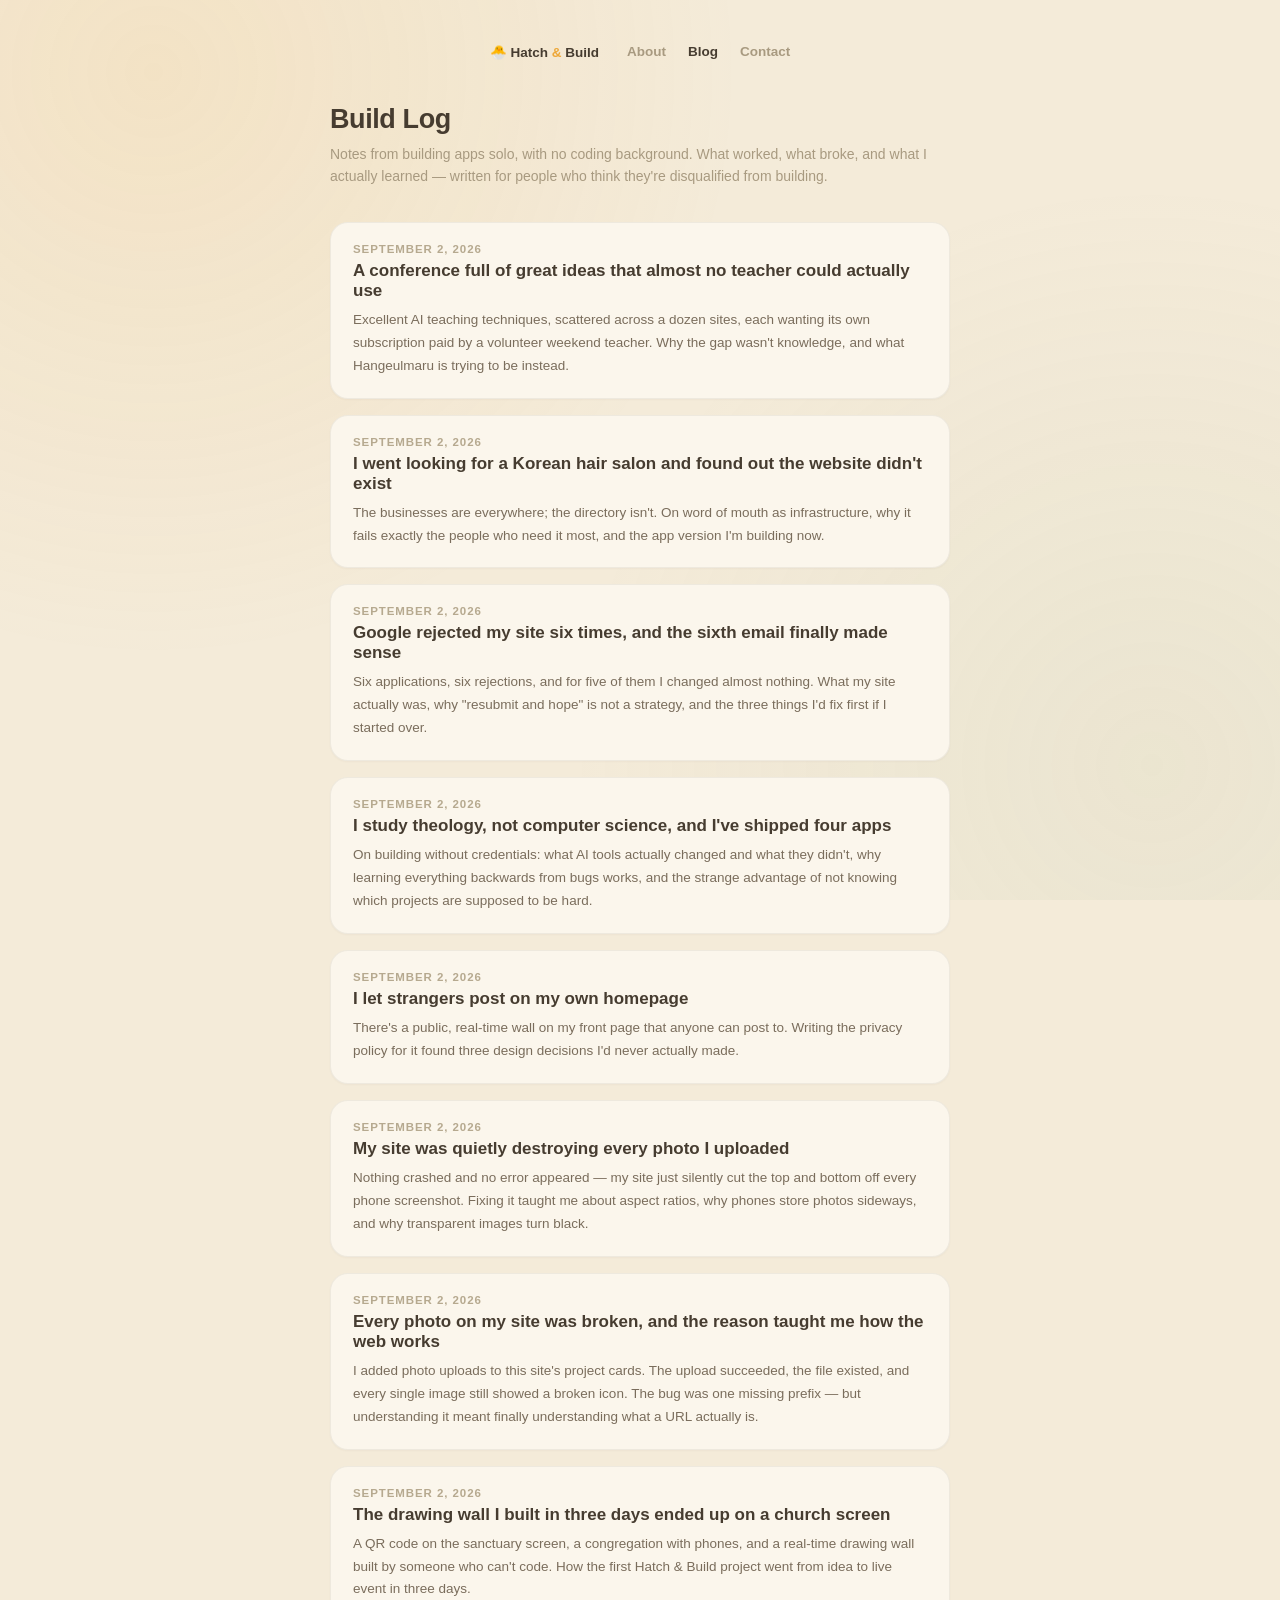
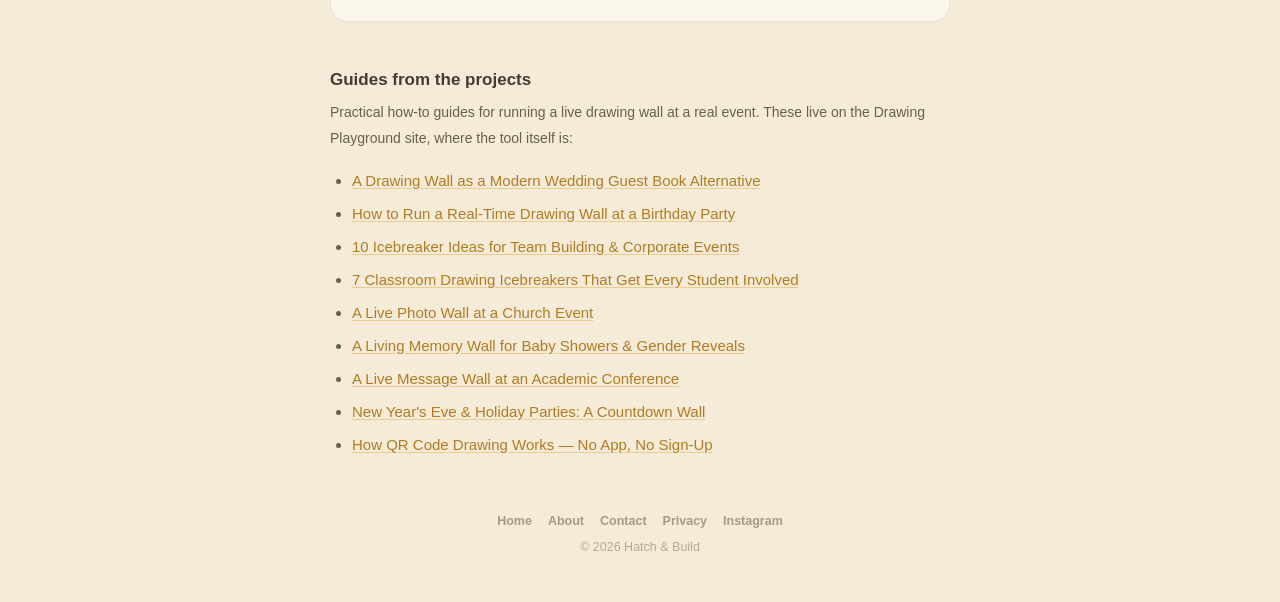
<file: blog/index.html>
<!DOCTYPE html>
<html lang="en">
<head>
<meta charset="UTF-8">
<meta name="viewport" content="width=device-width, initial-scale=1">
<title>Build Log — Hatch &amp; Build</title>
<meta name="description" content="The Hatch & Build build log: honest write-ups of shipping apps solo, with no coding background, using AI tools — including the bugs.">
<meta name="robots" content="index, follow">
<link rel="canonical" href="https://hatchandbuild.com/blog/">
<link rel="stylesheet" href="/site.css">
<script async src="https://pagead2.googlesyndication.com/pagead/js/adsbygoogle.js?client=ca-pub-5307258760592063" crossorigin="anonymous"></script>
</head>
<body>
  <div class="bg-glow"></div>
  <div class="page">
    <nav class="site-nav">
      <a class="brand" href="/">🐣 Hatch <span class="accent">&amp;</span> Build</a>
      <a href="/about">About</a>
      <a href="/blog/" class="current">Blog</a>
      <a href="/contact">Contact</a>
    </nav>

    <h1>Build Log</h1>
    <p class="page-sub">
      Notes from building apps solo, with no coding background. What worked, what broke,
      and what I actually learned — written for people who think they're disqualified from building.
    </p>

    <div class="post-list">
      <a class="post-card" href="/blog/hangeulmaru-korean-school-ai">
        <div class="date">September 2, 2026</div>
        <h2>A conference full of great ideas that almost no teacher could actually use</h2>
        <p>Excellent AI teaching techniques, scattered across a dozen sites, each wanting its own
        subscription paid by a volunteer weekend teacher. Why the gap wasn't knowledge, and what
        Hangeulmaru is trying to be instead.</p>
      </a>

      <a class="post-card" href="/blog/why-i-built-dana">
        <div class="date">September 2, 2026</div>
        <h2>I went looking for a Korean hair salon and found out the website didn't exist</h2>
        <p>The businesses are everywhere; the directory isn't. On word of mouth as infrastructure,
        why it fails exactly the people who need it most, and the app version I'm building now.</p>
      </a>

      <a class="post-card" href="/blog/adsense-rejected-six-times">
        <div class="date">September 2, 2026</div>
        <h2>Google rejected my site six times, and the sixth email finally made sense</h2>
        <p>Six applications, six rejections, and for five of them I changed almost nothing. What my
        site actually was, why "resubmit and hope" is not a strategy, and the three things I'd fix
        first if I started over.</p>
      </a>

      <a class="post-card" href="/blog/theology-student-who-ships-apps">
        <div class="date">September 2, 2026</div>
        <h2>I study theology, not computer science, and I've shipped four apps</h2>
        <p>On building without credentials: what AI tools actually changed and what they didn't, why
        learning everything backwards from bugs works, and the strange advantage of not knowing which
        projects are supposed to be hard.</p>
      </a>

      <a class="post-card" href="/blog/i-let-strangers-draw-on-my-homepage">
        <div class="date">September 2, 2026</div>
        <h2>I let strangers post on my own homepage</h2>
        <p>There's a public, real-time wall on my front page that anyone can post to. Writing the
        privacy policy for it found three design decisions I'd never actually made.</p>
      </a>

      <a class="post-card" href="/blog/the-crop-tool-i-had-to-build">
        <div class="date">September 2, 2026</div>
        <h2>My site was quietly destroying every photo I uploaded</h2>
        <p>Nothing crashed and no error appeared — my site just silently cut the top and bottom off
        every phone screenshot. Fixing it taught me about aspect ratios, why phones store photos
        sideways, and why transparent images turn black.</p>
      </a>

      <a class="post-card" href="/blog/why-my-photos-404ed">
        <div class="date">September 2, 2026</div>
        <h2>Every photo on my site was broken, and the reason taught me how the web works</h2>
        <p>I added photo uploads to this site's project cards. The upload succeeded, the file existed,
        and every single image still showed a broken icon. The bug was one missing prefix — but
        understanding it meant finally understanding what a URL actually is.</p>
      </a>

      <a class="post-card" href="/blog/drawing-wall-in-three-days">
        <div class="date">September 2, 2026</div>
        <h2>The drawing wall I built in three days ended up on a church screen</h2>
        <p>A QR code on the sanctuary screen, a congregation with phones, and a real-time drawing wall
        built by someone who can't code. How the first Hatch &amp; Build project went from idea to
        live event in three days.</p>
      </a>
    </div>

    <div class="prose">
      <h2 style="margin-top:48px;">Guides from the projects</h2>
      <p style="font-size:14px;">
        Practical how-to guides for running a live drawing wall at a real event. These live on the
        Drawing Playground site, where the tool itself is:
      </p>
      <ul style="font-size:14px;">
        <li><a href="https://drawing.hatchandbuild.com/blog/wedding-guest-book-alternative.html" target="_blank" rel="noopener">A Drawing Wall as a Modern Wedding Guest Book Alternative</a></li>
        <li><a href="https://drawing.hatchandbuild.com/blog/birthday-party-drawing-wall.html" target="_blank" rel="noopener">How to Run a Real-Time Drawing Wall at a Birthday Party</a></li>
        <li><a href="https://drawing.hatchandbuild.com/blog/corporate-team-building-icebreakers.html" target="_blank" rel="noopener">10 Icebreaker Ideas for Team Building &amp; Corporate Events</a></li>
        <li><a href="https://drawing.hatchandbuild.com/blog/classroom-drawing-icebreakers.html" target="_blank" rel="noopener">7 Classroom Drawing Icebreakers That Get Every Student Involved</a></li>
        <li><a href="https://drawing.hatchandbuild.com/blog/church-event-photo-wall.html" target="_blank" rel="noopener">A Live Photo Wall at a Church Event</a></li>
        <li><a href="https://drawing.hatchandbuild.com/blog/baby-shower-drawing-wall.html" target="_blank" rel="noopener">A Living Memory Wall for Baby Showers &amp; Gender Reveals</a></li>
        <li><a href="https://drawing.hatchandbuild.com/blog/conference-encouragement-wall.html" target="_blank" rel="noopener">A Live Message Wall at an Academic Conference</a></li>
        <li><a href="https://drawing.hatchandbuild.com/blog/new-years-eve-countdown-wall.html" target="_blank" rel="noopener">New Year's Eve &amp; Holiday Parties: A Countdown Wall</a></li>
        <li><a href="https://drawing.hatchandbuild.com/blog/qr-code-drawing-how-it-works.html" target="_blank" rel="noopener">How QR Code Drawing Works — No App, No Sign-Up</a></li>
      </ul>
    </div>

    <footer>
      <div class="links">
        <a href="/">Home</a>
        <a href="/about">About</a>
        <a href="/contact">Contact</a>
        <a href="/privacy">Privacy</a>
        <a href="https://instagram.com/hatchandbuild" target="_blank" rel="noopener">Instagram</a>
      </div>
      <div>&copy; 2026 Hatch &amp; Build</div>
    </footer>
  </div>
</body>
</html>
</file>
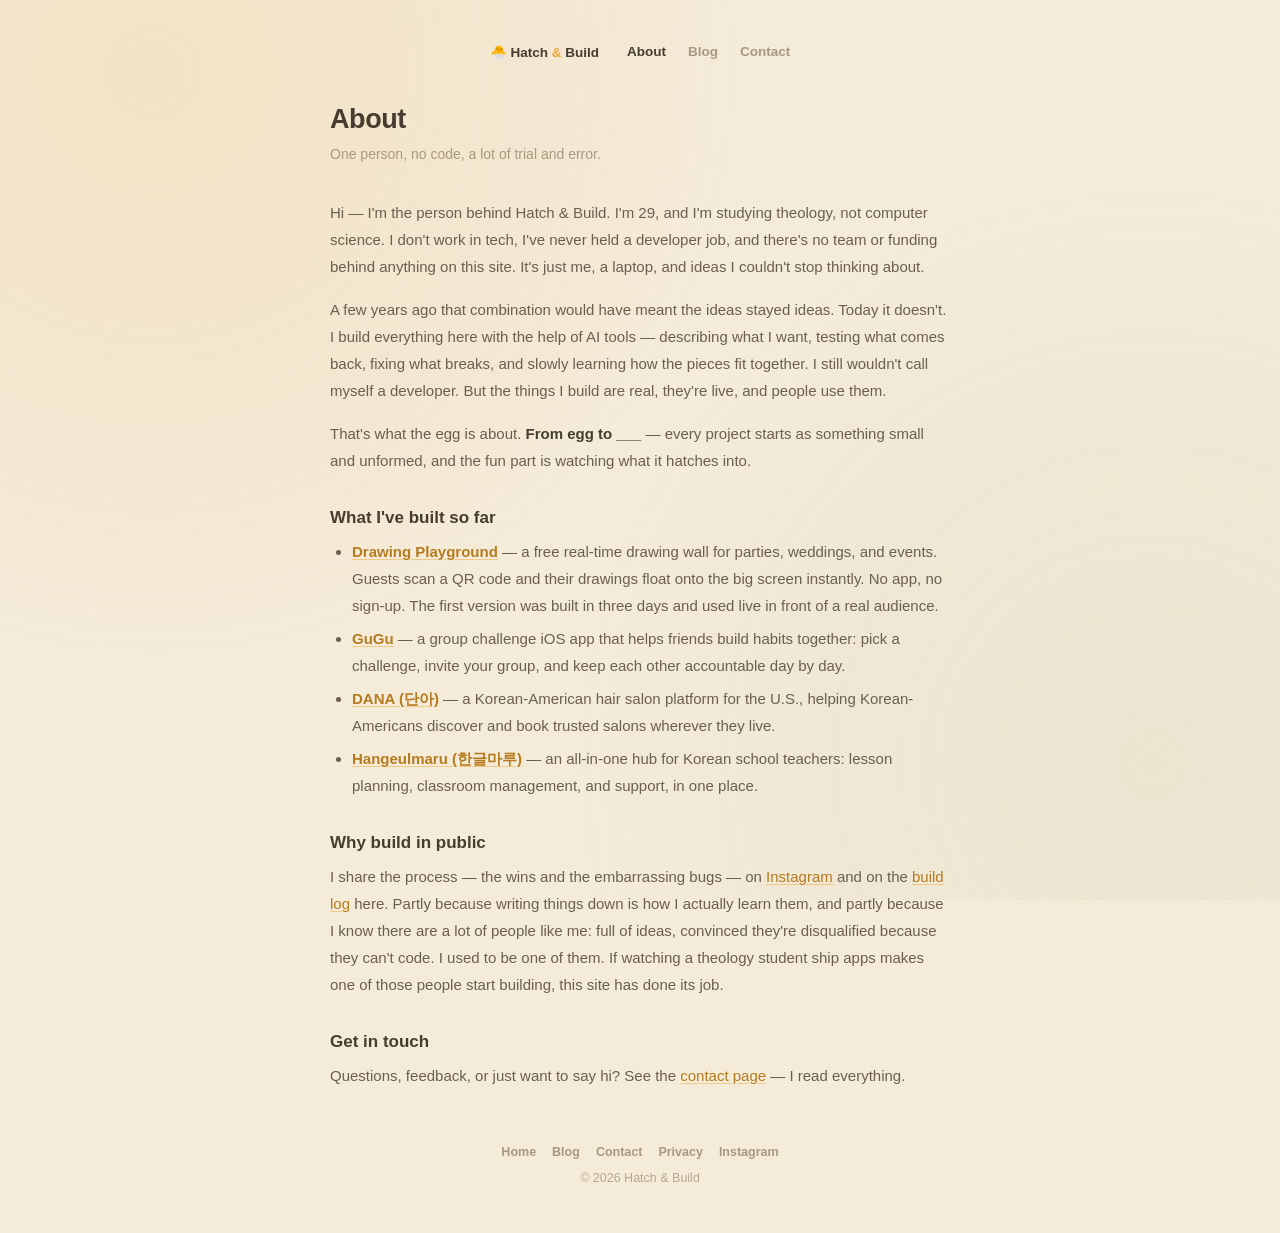
<file: about.html>
<!DOCTYPE html>
<html lang="en">
<head>
<meta charset="UTF-8">
<meta name="viewport" content="width=device-width, initial-scale=1">
<title>About — Hatch &amp; Build</title>
<meta name="description" content="Hatch & Build is a one-person studio: a theology student building and shipping small apps solo, without a traditional coding background, using AI tools.">
<meta name="robots" content="index, follow">
<link rel="canonical" href="https://hatchandbuild.com/about">
<link rel="stylesheet" href="/site.css">
<script async src="https://pagead2.googlesyndication.com/pagead/js/adsbygoogle.js?client=ca-pub-5307258760592063" crossorigin="anonymous"></script>
</head>
<body>
  <div class="bg-glow"></div>
  <div class="page">
    <nav class="site-nav">
      <a class="brand" href="/">🐣 Hatch <span class="accent">&amp;</span> Build</a>
      <a href="/about" class="current">About</a>
      <a href="/blog/">Blog</a>
      <a href="/contact">Contact</a>
    </nav>

    <h1>About</h1>
    <p class="page-sub">One person, no code, a lot of trial and error.</p>

    <div class="prose">
      <p>
        Hi — I'm the person behind Hatch &amp; Build. I'm 29, and I'm studying theology, not computer
        science. I don't work in tech, I've never held a developer job, and there's no team or funding
        behind anything on this site. It's just me, a laptop, and ideas I couldn't stop thinking about.
      </p>
      <p>
        A few years ago that combination would have meant the ideas stayed ideas. Today it doesn't.
        I build everything here with the help of AI tools — describing what I want, testing what comes
        back, fixing what breaks, and slowly learning how the pieces fit together. I still wouldn't call
        myself a developer. But the things I build are real, they're live, and people use them.
      </p>
      <p>
        That's what the egg is about. <strong>From egg to ___</strong> — every project starts as something
        small and unformed, and the fun part is watching what it hatches into.
      </p>

      <h2>What I've built so far</h2>
      <ul>
        <li>
          <strong><a href="https://drawing.hatchandbuild.com" target="_blank" rel="noopener">Drawing Playground</a></strong> —
          a free real-time drawing wall for parties, weddings, and events. Guests scan a QR code and
          their drawings float onto the big screen instantly. No app, no sign-up. The first version was
          built in three days and used live in front of a real audience.
        </li>
        <li>
          <strong><a href="https://apps.apple.com/kr/app/gugu-group-challenge/id6788447196" target="_blank" rel="noopener">GuGu</a></strong> —
          a group challenge iOS app that helps friends build habits together: pick a challenge, invite
          your group, and keep each other accountable day by day.
        </li>
        <li>
          <strong><a href="https://dana.hatchandbuild.com" target="_blank" rel="noopener">DANA (단아)</a></strong> —
          a Korean-American hair salon platform for the U.S., helping Korean-Americans discover and book
          trusted salons wherever they live.
        </li>
        <li>
          <strong><a href="https://koreanschool.hatchandbuild.com" target="_blank" rel="noopener">Hangeulmaru (한글마루)</a></strong> —
          an all-in-one hub for Korean school teachers: lesson planning, classroom management, and
          support, in one place.
        </li>
      </ul>

      <h2>Why build in public</h2>
      <p>
        I share the process — the wins and the embarrassing bugs — on
        <a href="https://instagram.com/hatchandbuild" target="_blank" rel="noopener">Instagram</a> and on the
        <a href="/blog/">build log</a> here. Partly because writing things down is how I actually learn
        them, and partly because I know there are a lot of people like me: full of ideas, convinced
        they're disqualified because they can't code. I used to be one of them. If watching a theology
        student ship apps makes one of those people start building, this site has done its job.
      </p>

      <h2>Get in touch</h2>
      <p>
        Questions, feedback, or just want to say hi? See the <a href="/contact">contact page</a> —
        I read everything.
      </p>
    </div>

    <footer>
      <div class="links">
        <a href="/">Home</a>
        <a href="/blog/">Blog</a>
        <a href="/contact">Contact</a>
        <a href="/privacy">Privacy</a>
        <a href="https://instagram.com/hatchandbuild" target="_blank" rel="noopener">Instagram</a>
      </div>
      <div>&copy; 2026 Hatch &amp; Build</div>
    </footer>
  </div>
</body>
</html>
</file>
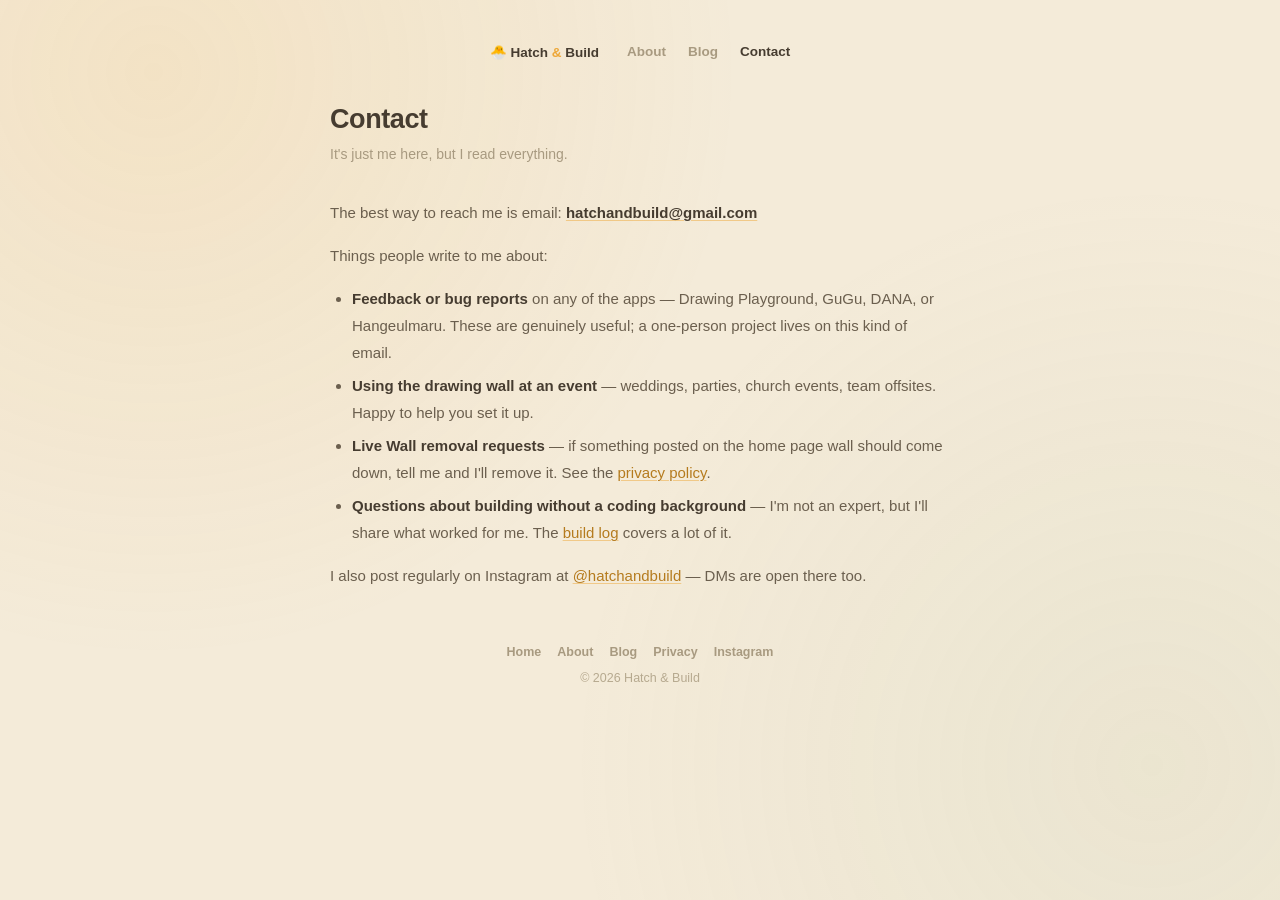
<file: contact.html>
<!DOCTYPE html>
<html lang="en">
<head>
<meta charset="UTF-8">
<meta name="viewport" content="width=device-width, initial-scale=1">
<title>Contact — Hatch &amp; Build</title>
<meta name="description" content="How to reach Hatch & Build — feedback on the apps, questions, collaboration, or content removal requests.">
<meta name="robots" content="index, follow">
<link rel="canonical" href="https://hatchandbuild.com/contact">
<link rel="stylesheet" href="/site.css">
<script async src="https://pagead2.googlesyndication.com/pagead/js/adsbygoogle.js?client=ca-pub-5307258760592063" crossorigin="anonymous"></script>
</head>
<body>
  <div class="bg-glow"></div>
  <div class="page">
    <nav class="site-nav">
      <a class="brand" href="/">🐣 Hatch <span class="accent">&amp;</span> Build</a>
      <a href="/about">About</a>
      <a href="/blog/">Blog</a>
      <a href="/contact" class="current">Contact</a>
    </nav>

    <h1>Contact</h1>
    <p class="page-sub">It's just me here, but I read everything.</p>

    <div class="prose">
      <p>
        The best way to reach me is email:
        <a href="mailto:hatchandbuild@gmail.com"><strong>hatchandbuild@gmail.com</strong></a>
      </p>
      <p>Things people write to me about:</p>
      <ul>
        <li><strong>Feedback or bug reports</strong> on any of the apps — Drawing Playground, GuGu, DANA, or Hangeulmaru. These are genuinely useful; a one-person project lives on this kind of email.</li>
        <li><strong>Using the drawing wall at an event</strong> — weddings, parties, church events, team offsites. Happy to help you set it up.</li>
        <li><strong>Live Wall removal requests</strong> — if something posted on the home page wall should come down, tell me and I'll remove it. See the <a href="/privacy">privacy policy</a>.</li>
        <li><strong>Questions about building without a coding background</strong> — I'm not an expert, but I'll share what worked for me. The <a href="/blog/">build log</a> covers a lot of it.</li>
      </ul>
      <p>
        I also post regularly on Instagram at
        <a href="https://instagram.com/hatchandbuild" target="_blank" rel="noopener">@hatchandbuild</a> —
        DMs are open there too.
      </p>
    </div>

    <footer>
      <div class="links">
        <a href="/">Home</a>
        <a href="/about">About</a>
        <a href="/blog/">Blog</a>
        <a href="/privacy">Privacy</a>
        <a href="https://instagram.com/hatchandbuild" target="_blank" rel="noopener">Instagram</a>
      </div>
      <div>&copy; 2026 Hatch &amp; Build</div>
    </footer>
  </div>
</body>
</html>
</file>
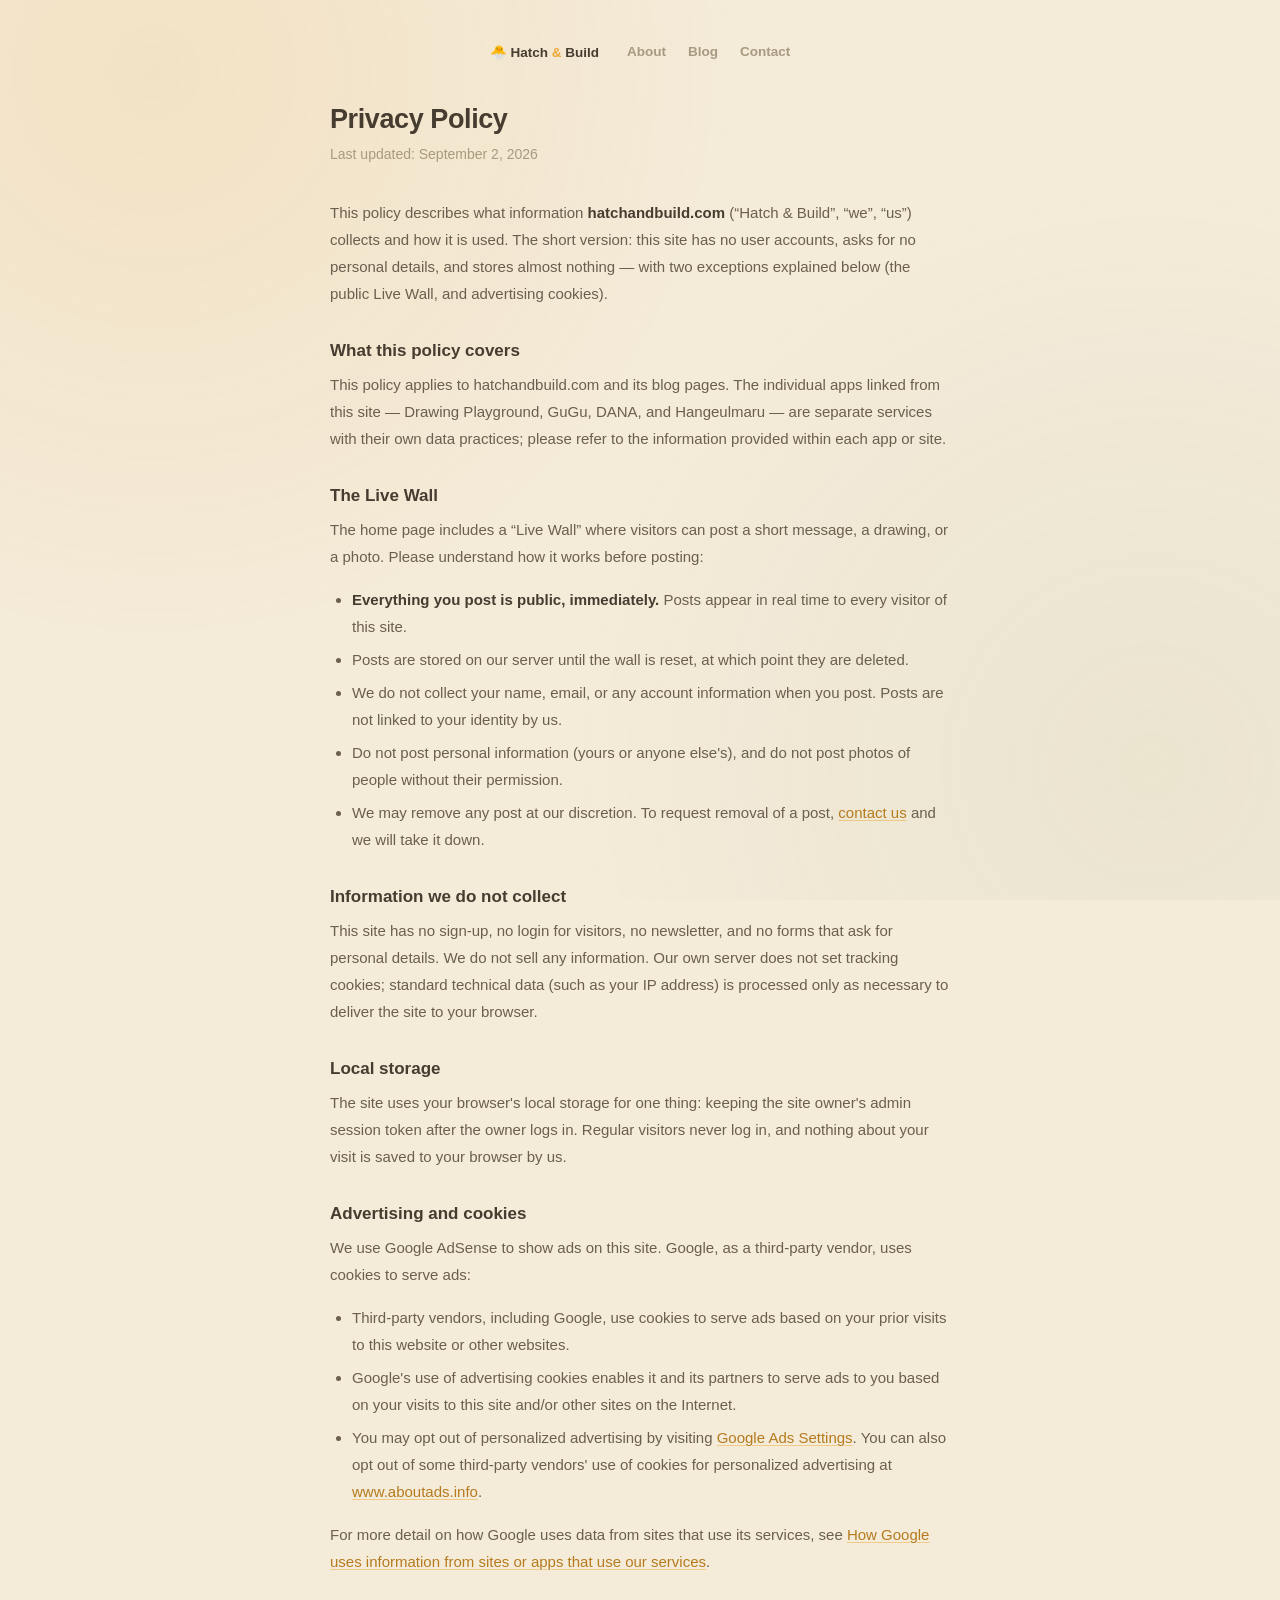
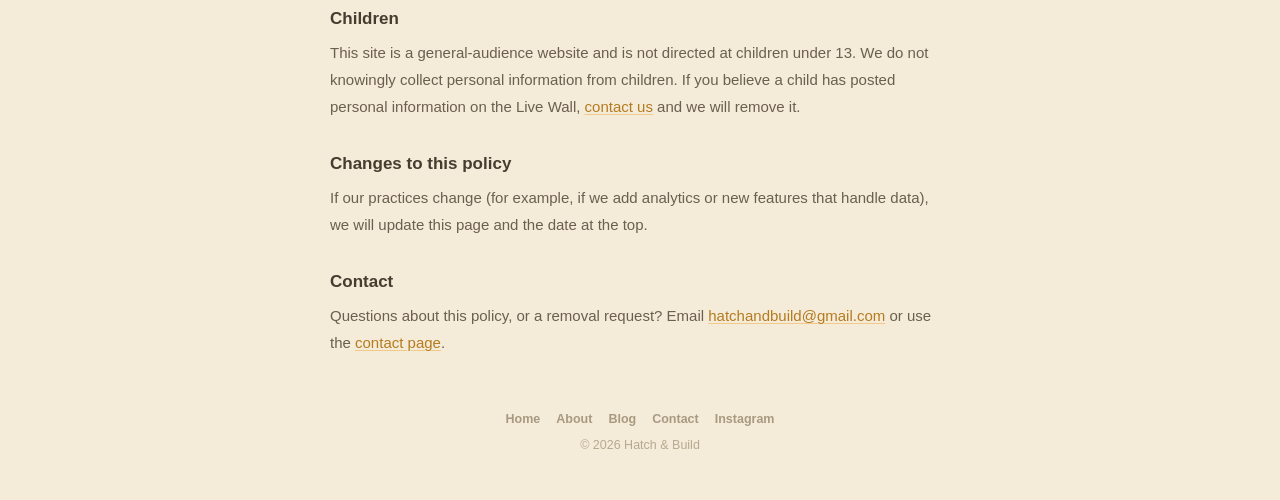
<file: privacy.html>
<!DOCTYPE html>
<html lang="en">
<head>
<meta charset="UTF-8">
<meta name="viewport" content="width=device-width, initial-scale=1">
<title>Privacy Policy — Hatch &amp; Build</title>
<meta name="description" content="Privacy policy for hatchandbuild.com: what the Live Wall stores, how advertising cookies work, and how to reach us.">
<meta name="robots" content="index, follow">
<link rel="canonical" href="https://hatchandbuild.com/privacy">
<link rel="stylesheet" href="/site.css">
<script async src="https://pagead2.googlesyndication.com/pagead/js/adsbygoogle.js?client=ca-pub-5307258760592063" crossorigin="anonymous"></script>
</head>
<body>
  <div class="bg-glow"></div>
  <div class="page">
    <nav class="site-nav">
      <a class="brand" href="/">🐣 Hatch <span class="accent">&amp;</span> Build</a>
      <a href="/about">About</a>
      <a href="/blog/">Blog</a>
      <a href="/contact">Contact</a>
    </nav>

    <h1>Privacy Policy</h1>
    <p class="page-sub">Last updated: September 2, 2026</p>

    <div class="prose">
      <p>
        This policy describes what information <strong>hatchandbuild.com</strong> (“Hatch &amp; Build”,
        “we”, “us”) collects and how it is used. The short version: this site has no user accounts,
        asks for no personal details, and stores almost nothing — with two exceptions explained below
        (the public Live Wall, and advertising cookies).
      </p>

      <h2>What this policy covers</h2>
      <p>
        This policy applies to hatchandbuild.com and its blog pages. The individual apps linked from
        this site — Drawing Playground, GuGu, DANA, and Hangeulmaru — are separate services with their
        own data practices; please refer to the information provided within each app or site.
      </p>

      <h2>The Live Wall</h2>
      <p>
        The home page includes a “Live Wall” where visitors can post a short message, a drawing, or a
        photo. Please understand how it works before posting:
      </p>
      <ul>
        <li><strong>Everything you post is public, immediately.</strong> Posts appear in real time to every visitor of this site.</li>
        <li>Posts are stored on our server until the wall is reset, at which point they are deleted.</li>
        <li>We do not collect your name, email, or any account information when you post. Posts are not linked to your identity by us.</li>
        <li>Do not post personal information (yours or anyone else's), and do not post photos of people without their permission.</li>
        <li>We may remove any post at our discretion. To request removal of a post, <a href="/contact">contact us</a> and we will take it down.</li>
      </ul>

      <h2>Information we do not collect</h2>
      <p>
        This site has no sign-up, no login for visitors, no newsletter, and no forms that ask for
        personal details. We do not sell any information. Our own server does not set tracking
        cookies; standard technical data (such as your IP address) is processed only as necessary to
        deliver the site to your browser.
      </p>

      <h2>Local storage</h2>
      <p>
        The site uses your browser's local storage for one thing: keeping the site owner's admin
        session token after the owner logs in. Regular visitors never log in, and nothing about your
        visit is saved to your browser by us.
      </p>

      <h2>Advertising and cookies</h2>
      <p>
        We use Google AdSense to show ads on this site. Google, as a third-party vendor, uses cookies
        to serve ads:
      </p>
      <ul>
        <li>Third-party vendors, including Google, use cookies to serve ads based on your prior visits to this website or other websites.</li>
        <li>Google's use of advertising cookies enables it and its partners to serve ads to you based on your visits to this site and/or other sites on the Internet.</li>
        <li>You may opt out of personalized advertising by visiting <a href="https://adssettings.google.com" target="_blank" rel="noopener">Google Ads Settings</a>. You can also opt out of some third-party vendors' use of cookies for personalized advertising at <a href="https://www.aboutads.info" target="_blank" rel="noopener">www.aboutads.info</a>.</li>
      </ul>
      <p>
        For more detail on how Google uses data from sites that use its services, see
        <a href="https://policies.google.com/technologies/partner-sites" target="_blank" rel="noopener">How Google uses information from sites or apps that use our services</a>.
      </p>

      <h2>Children</h2>
      <p>
        This site is a general-audience website and is not directed at children under 13. We do not
        knowingly collect personal information from children. If you believe a child has posted
        personal information on the Live Wall, <a href="/contact">contact us</a> and we will remove it.
      </p>

      <h2>Changes to this policy</h2>
      <p>
        If our practices change (for example, if we add analytics or new features that handle data),
        we will update this page and the date at the top.
      </p>

      <h2>Contact</h2>
      <p>
        Questions about this policy, or a removal request? Email
        <a href="mailto:hatchandbuild@gmail.com">hatchandbuild@gmail.com</a> or use the
        <a href="/contact">contact page</a>.
      </p>
    </div>

    <footer>
      <div class="links">
        <a href="/">Home</a>
        <a href="/about">About</a>
        <a href="/blog/">Blog</a>
        <a href="/contact">Contact</a>
        <a href="https://instagram.com/hatchandbuild" target="_blank" rel="noopener">Instagram</a>
      </div>
      <div>&copy; 2026 Hatch &amp; Build</div>
    </footer>
  </div>
</body>
</html>
</file>
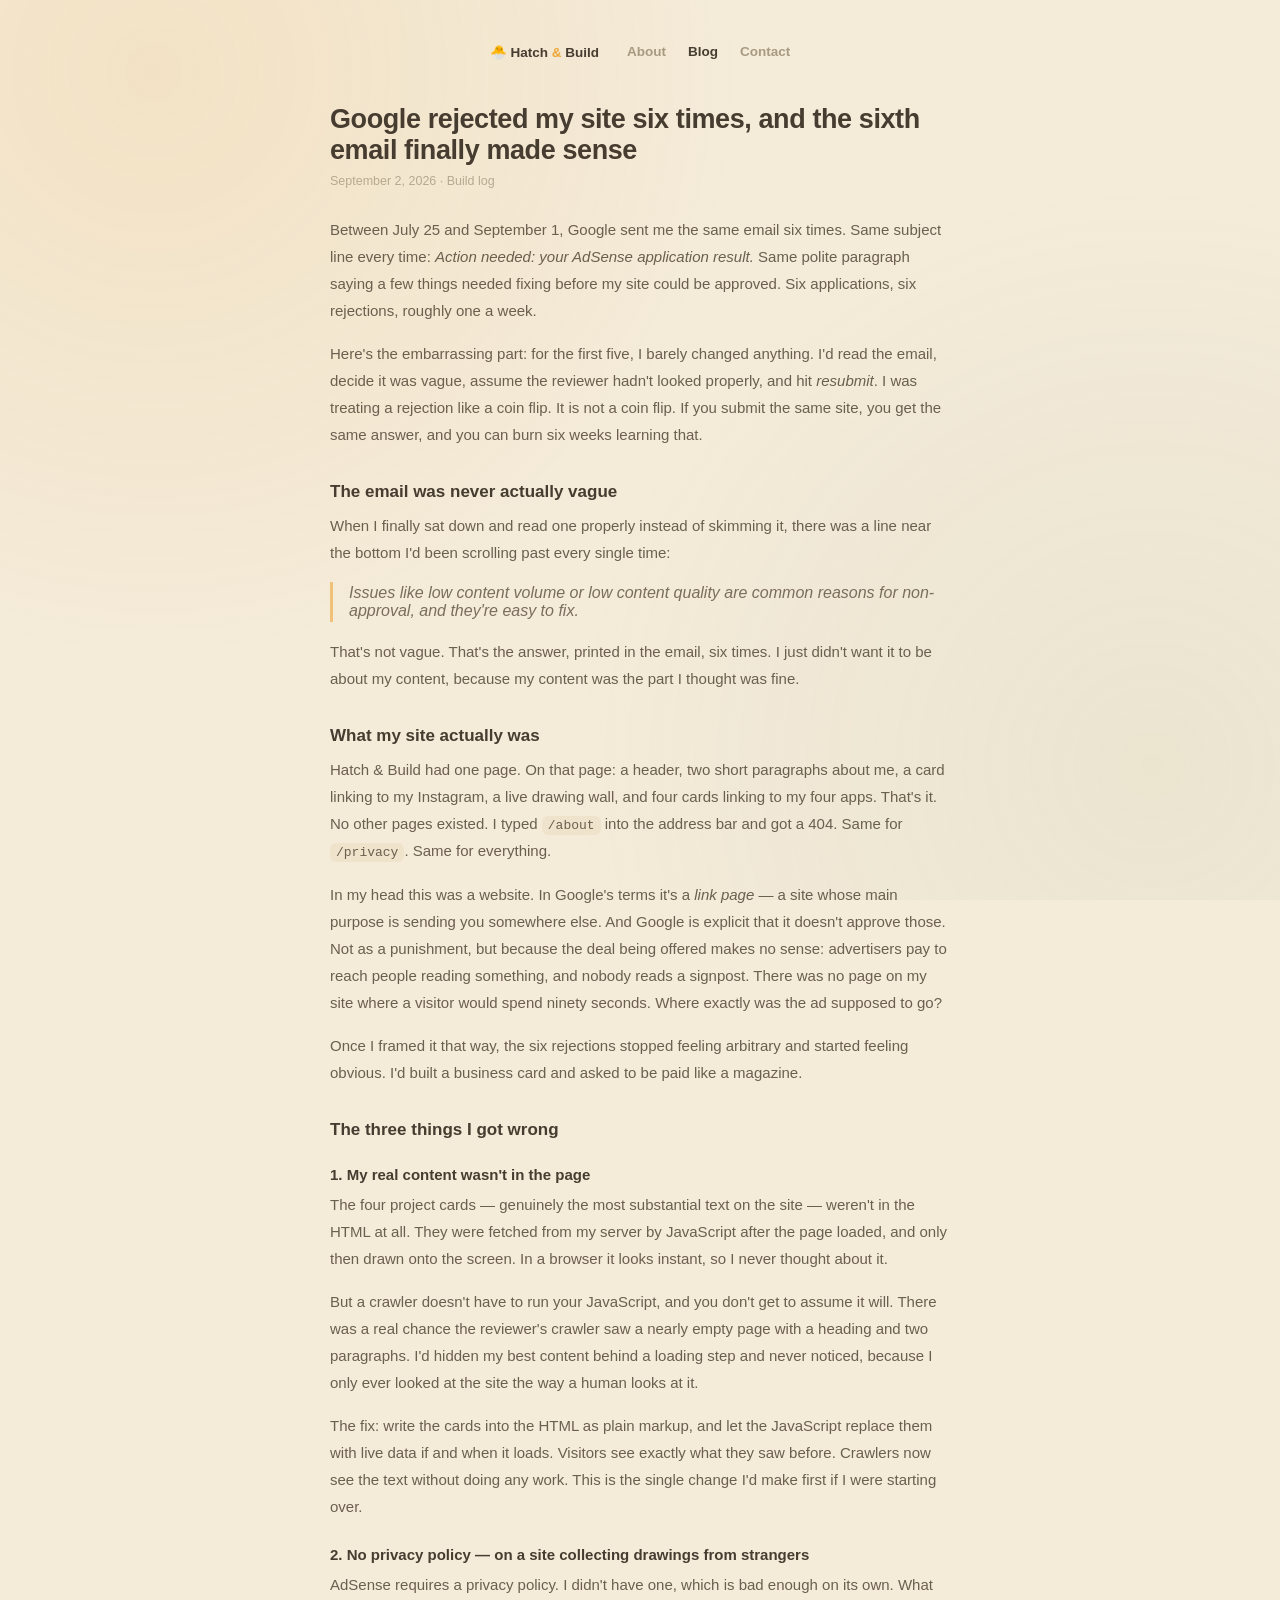
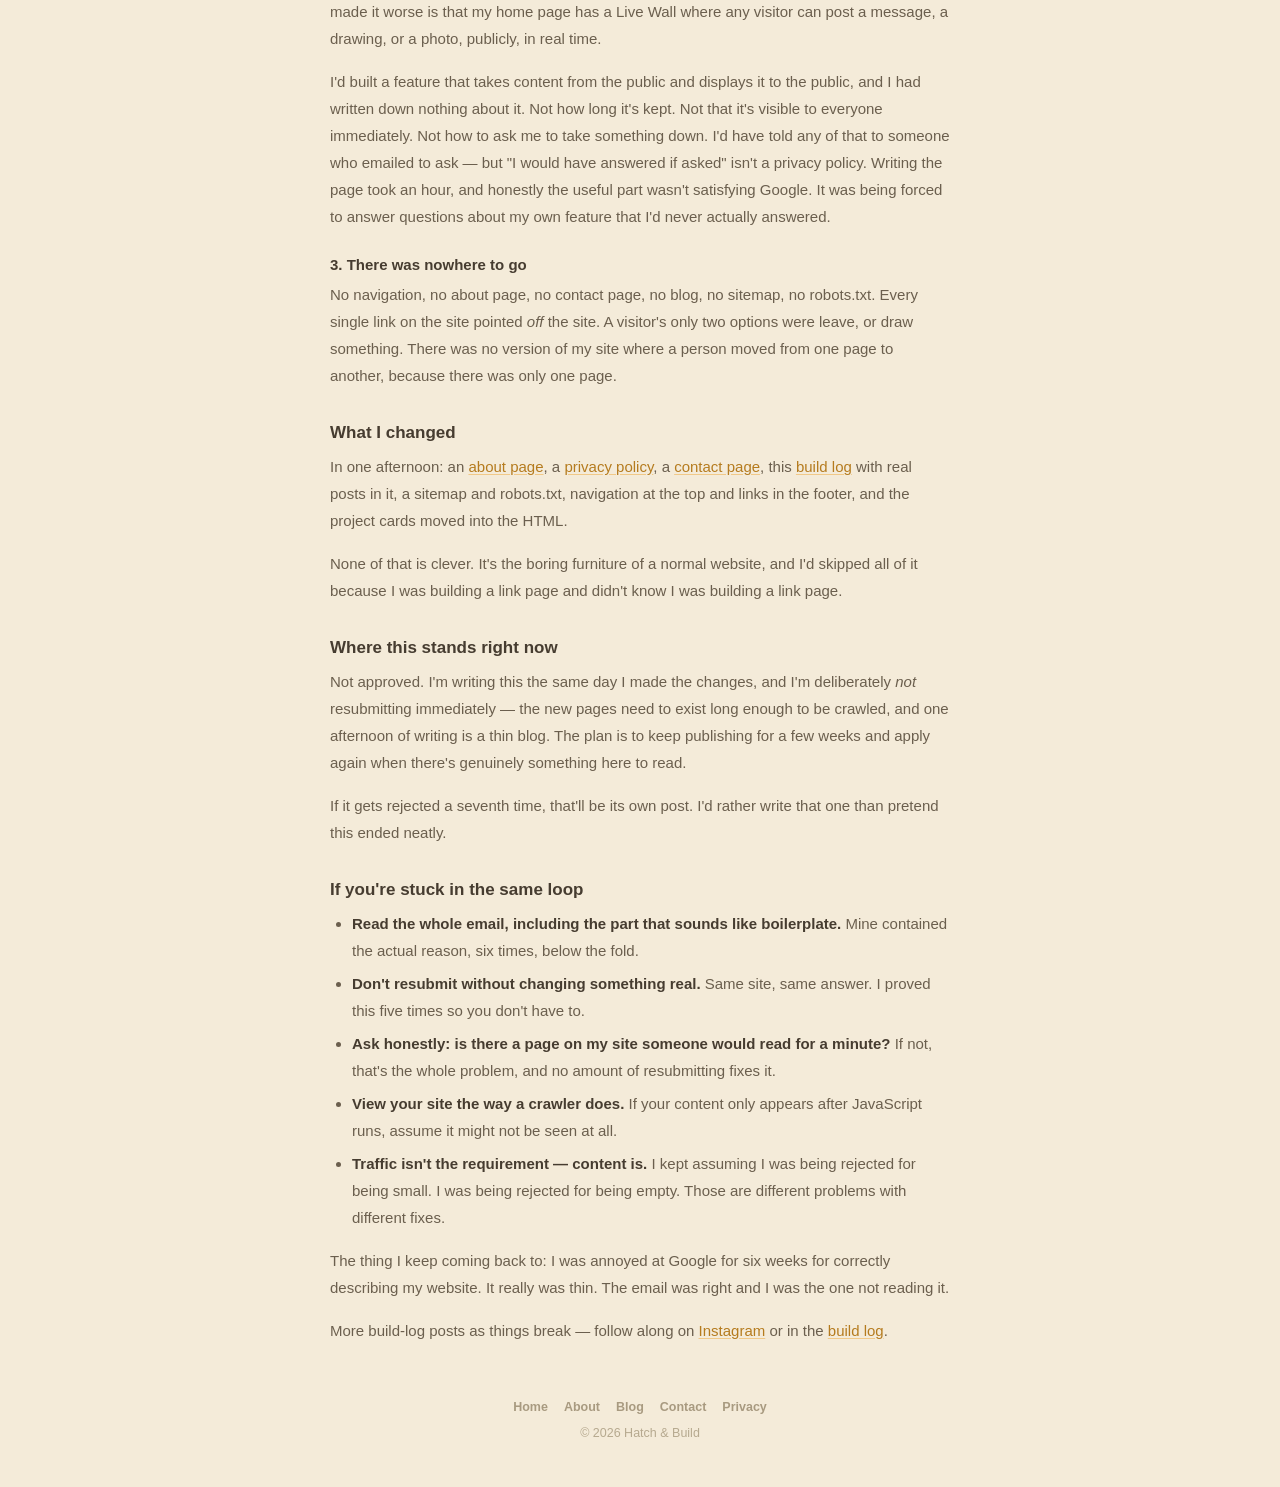
<file: blog/adsense-rejected-six-times.html>
<!DOCTYPE html>
<html lang="en">
<head>
<meta charset="UTF-8">
<meta name="viewport" content="width=device-width, initial-scale=1">
<title>Google rejected my site six times — Hatch &amp; Build</title>
<meta name="description" content="Six AdSense rejections in six weeks taught me that my site wasn't a website — it was a business card. What I actually got wrong, and what I changed.">
<meta name="robots" content="index, follow">
<link rel="canonical" href="https://hatchandbuild.com/blog/adsense-rejected-six-times">
<link rel="stylesheet" href="/site.css">
<script async src="https://pagead2.googlesyndication.com/pagead/js/adsbygoogle.js?client=ca-pub-5307258760592063" crossorigin="anonymous"></script>
</head>
<body>
  <div class="bg-glow"></div>
  <div class="page">
    <nav class="site-nav">
      <a class="brand" href="/">🐣 Hatch <span class="accent">&amp;</span> Build</a>
      <a href="/about">About</a>
      <a href="/blog/" class="current">Blog</a>
      <a href="/contact">Contact</a>
    </nav>

    <h1>Google rejected my site six times, and the sixth email finally made sense</h1>
    <p class="post-meta">September 2, 2026 · Build log</p>

    <div class="prose">
      <p>
        Between July 25 and September 1, Google sent me the same email six times. Same subject line
        every time: <em>Action needed: your AdSense application result.</em> Same polite paragraph
        saying a few things needed fixing before my site could be approved. Six applications,
        six rejections, roughly one a week.
      </p>
      <p>
        Here's the embarrassing part: for the first five, I barely changed anything. I'd read the
        email, decide it was vague, assume the reviewer hadn't looked properly, and hit
        <em>resubmit</em>. I was treating a rejection like a coin flip. It is not a coin flip. If you
        submit the same site, you get the same answer, and you can burn six weeks learning that.
      </p>

      <h2>The email was never actually vague</h2>
      <p>
        When I finally sat down and read one properly instead of skimming it, there was a line near
        the bottom I'd been scrolling past every single time:
      </p>
      <blockquote>
        Issues like low content volume or low content quality are common reasons for non-approval,
        and they're easy to fix.
      </blockquote>
      <p>
        That's not vague. That's the answer, printed in the email, six times. I just didn't want it to
        be about my content, because my content was the part I thought was fine.
      </p>

      <h2>What my site actually was</h2>
      <p>
        Hatch &amp; Build had one page. On that page: a header, two short paragraphs about me, a card
        linking to my Instagram, a live drawing wall, and four cards linking to my four apps. That's
        it. No other pages existed. I typed <code>/about</code> into the address bar and got a 404.
        Same for <code>/privacy</code>. Same for everything.
      </p>
      <p>
        In my head this was a website. In Google's terms it's a <em>link page</em> — a site whose main
        purpose is sending you somewhere else. And Google is explicit that it doesn't approve those.
        Not as a punishment, but because the deal being offered makes no sense: advertisers pay to
        reach people reading something, and nobody reads a signpost. There was no page on my site
        where a visitor would spend ninety seconds. Where exactly was the ad supposed to go?
      </p>
      <p>
        Once I framed it that way, the six rejections stopped feeling arbitrary and started feeling
        obvious. I'd built a business card and asked to be paid like a magazine.
      </p>

      <h2>The three things I got wrong</h2>

      <h3>1. My real content wasn't in the page</h3>
      <p>
        The four project cards — genuinely the most substantial text on the site — weren't in the HTML
        at all. They were fetched from my server by JavaScript after the page loaded, and only then
        drawn onto the screen. In a browser it looks instant, so I never thought about it.
      </p>
      <p>
        But a crawler doesn't have to run your JavaScript, and you don't get to assume it will. There
        was a real chance the reviewer's crawler saw a nearly empty page with a heading and two
        paragraphs. I'd hidden my best content behind a loading step and never noticed, because I only
        ever looked at the site the way a human looks at it.
      </p>
      <p>
        The fix: write the cards into the HTML as plain markup, and let the JavaScript replace them
        with live data if and when it loads. Visitors see exactly what they saw before. Crawlers now
        see the text without doing any work. This is the single change I'd make first if I were
        starting over.
      </p>

      <h3>2. No privacy policy — on a site collecting drawings from strangers</h3>
      <p>
        AdSense requires a privacy policy. I didn't have one, which is bad enough on its own. What
        made it worse is that my home page has a Live Wall where any visitor can post a message, a
        drawing, or a photo, publicly, in real time.
      </p>
      <p>
        I'd built a feature that takes content from the public and displays it to the public, and I
        had written down nothing about it. Not how long it's kept. Not that it's visible to everyone
        immediately. Not how to ask me to take something down. I'd have told any of that to someone
        who emailed to ask — but "I would have answered if asked" isn't a privacy policy. Writing the
        page took an hour, and honestly the useful part wasn't satisfying Google. It was being forced
        to answer questions about my own feature that I'd never actually answered.
      </p>

      <h3>3. There was nowhere to go</h3>
      <p>
        No navigation, no about page, no contact page, no blog, no sitemap, no robots.txt. Every
        single link on the site pointed <em>off</em> the site. A visitor's only two options were leave,
        or draw something. There was no version of my site where a person moved from one page to
        another, because there was only one page.
      </p>

      <h2>What I changed</h2>
      <p>
        In one afternoon: an <a href="/about">about page</a>, a
        <a href="/privacy">privacy policy</a>, a <a href="/contact">contact page</a>, this
        <a href="/blog/">build log</a> with real posts in it, a sitemap and robots.txt, navigation at
        the top and links in the footer, and the project cards moved into the HTML.
      </p>
      <p>
        None of that is clever. It's the boring furniture of a normal website, and I'd skipped all of
        it because I was building a link page and didn't know I was building a link page.
      </p>

      <h2>Where this stands right now</h2>
      <p>
        Not approved. I'm writing this the same day I made the changes, and I'm deliberately
        <em>not</em> resubmitting immediately — the new pages need to exist long enough to be crawled,
        and one afternoon of writing is a thin blog. The plan is to keep publishing for a few weeks
        and apply again when there's genuinely something here to read.
      </p>
      <p>
        If it gets rejected a seventh time, that'll be its own post. I'd rather write that one than
        pretend this ended neatly.
      </p>

      <h2>If you're stuck in the same loop</h2>
      <ul>
        <li>
          <strong>Read the whole email, including the part that sounds like boilerplate.</strong>
          Mine contained the actual reason, six times, below the fold.
        </li>
        <li>
          <strong>Don't resubmit without changing something real.</strong> Same site, same answer.
          I proved this five times so you don't have to.
        </li>
        <li>
          <strong>Ask honestly: is there a page on my site someone would read for a minute?</strong>
          If not, that's the whole problem, and no amount of resubmitting fixes it.
        </li>
        <li>
          <strong>View your site the way a crawler does.</strong> If your content only appears after
          JavaScript runs, assume it might not be seen at all.
        </li>
        <li>
          <strong>Traffic isn't the requirement — content is.</strong> I kept assuming I was being
          rejected for being small. I was being rejected for being empty. Those are different
          problems with different fixes.
        </li>
      </ul>
      <p>
        The thing I keep coming back to: I was annoyed at Google for six weeks for correctly
        describing my website. It really was thin. The email was right and I was the one not reading
        it.
      </p>
      <p>
        More build-log posts as things break — follow along on
        <a href="https://instagram.com/hatchandbuild" target="_blank" rel="noopener">Instagram</a>
        or in the <a href="/blog/">build log</a>.
      </p>
    </div>

    <footer>
      <div class="links">
        <a href="/">Home</a>
        <a href="/about">About</a>
        <a href="/blog/">Blog</a>
        <a href="/contact">Contact</a>
        <a href="/privacy">Privacy</a>
      </div>
      <div>&copy; 2026 Hatch &amp; Build</div>
    </footer>
  </div>
</body>
</html>
</file>
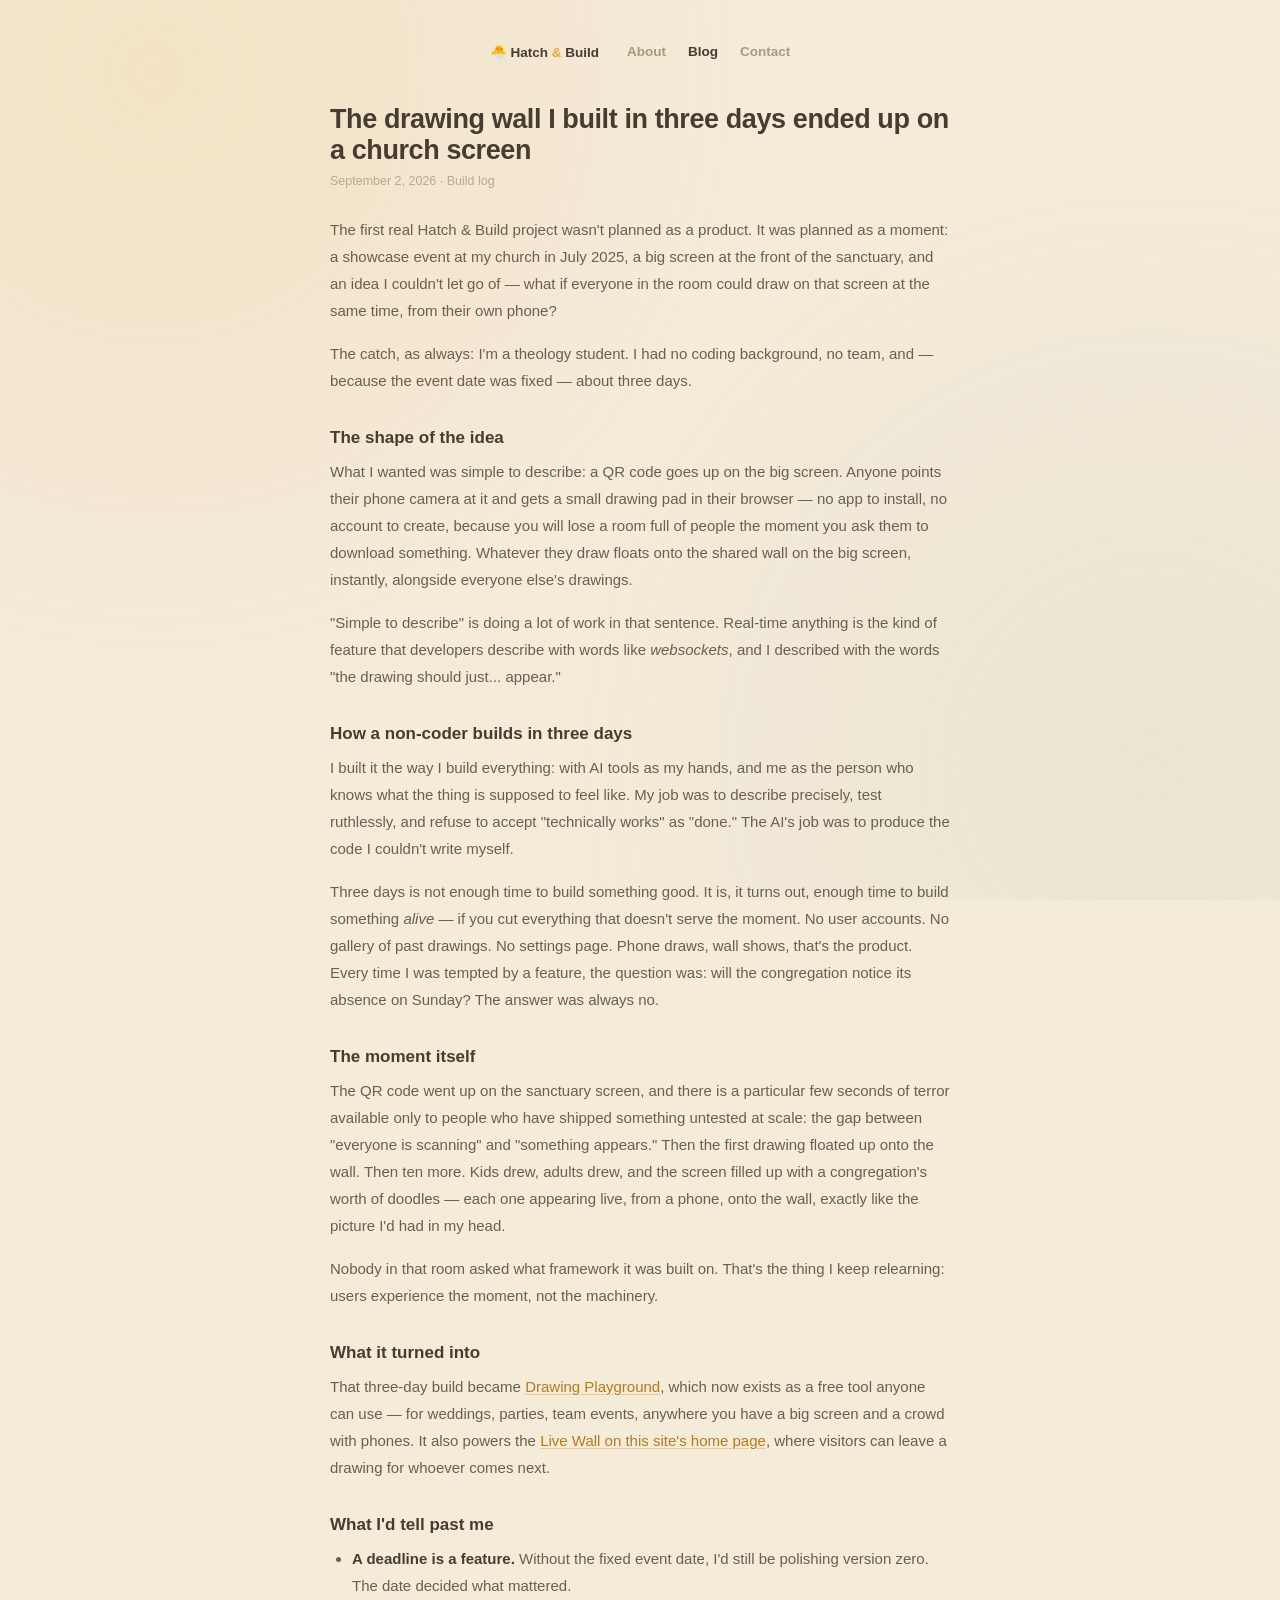
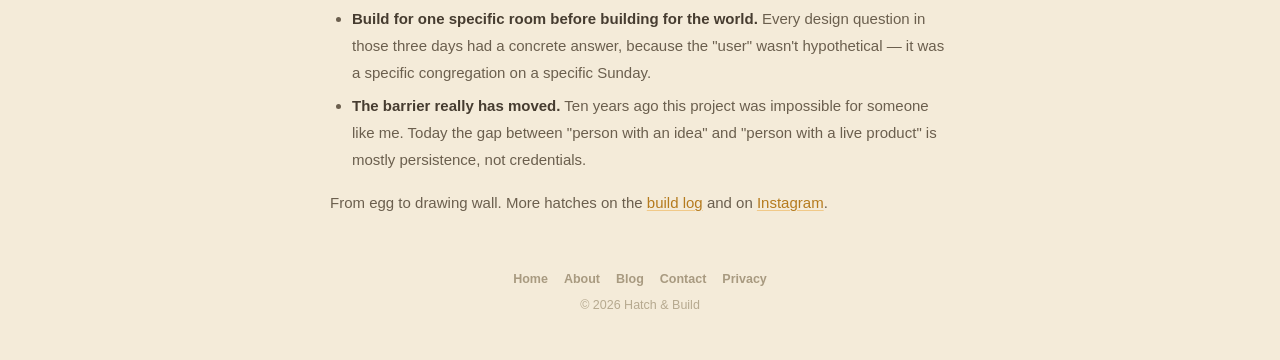
<file: blog/drawing-wall-in-three-days.html>
<!DOCTYPE html>
<html lang="en">
<head>
<meta charset="UTF-8">
<meta name="viewport" content="width=device-width, initial-scale=1">
<title>The drawing wall built in three days — Hatch &amp; Build</title>
<meta name="description" content="How a theology student with no coding background built a real-time collaborative drawing wall in three days and ran it live on a church screen.">
<meta name="robots" content="index, follow">
<link rel="canonical" href="https://hatchandbuild.com/blog/drawing-wall-in-three-days">
<link rel="stylesheet" href="/site.css">
<script async src="https://pagead2.googlesyndication.com/pagead/js/adsbygoogle.js?client=ca-pub-5307258760592063" crossorigin="anonymous"></script>
</head>
<body>
  <div class="bg-glow"></div>
  <div class="page">
    <nav class="site-nav">
      <a class="brand" href="/">🐣 Hatch <span class="accent">&amp;</span> Build</a>
      <a href="/about">About</a>
      <a href="/blog/" class="current">Blog</a>
      <a href="/contact">Contact</a>
    </nav>

    <h1>The drawing wall I built in three days ended up on a church screen</h1>
    <p class="post-meta">September 2, 2026 · Build log</p>

    <div class="prose">
      <p>
        The first real Hatch &amp; Build project wasn't planned as a product. It was planned as a
        moment: a showcase event at my church in July 2025, a big screen at the front of the sanctuary,
        and an idea I couldn't let go of — what if everyone in the room could draw on that screen
        at the same time, from their own phone?
      </p>
      <p>
        The catch, as always: I'm a theology student. I had no coding background, no team, and —
        because the event date was fixed — about three days.
      </p>

      <h2>The shape of the idea</h2>
      <p>
        What I wanted was simple to describe: a QR code goes up on the big screen. Anyone points their
        phone camera at it and gets a small drawing pad in their browser — no app to install, no
        account to create, because you will lose a room full of people the moment you ask them to
        download something. Whatever they draw floats onto the shared wall on the big screen,
        instantly, alongside everyone else's drawings.
      </p>
      <p>
        "Simple to describe" is doing a lot of work in that sentence. Real-time anything is the kind of
        feature that developers describe with words like <em>websockets</em>, and I described with the
        words "the drawing should just... appear."
      </p>

      <h2>How a non-coder builds in three days</h2>
      <p>
        I built it the way I build everything: with AI tools as my hands, and me as the person who
        knows what the thing is supposed to feel like. My job was to describe precisely, test
        ruthlessly, and refuse to accept "technically works" as "done." The AI's job was to produce
        the code I couldn't write myself.
      </p>
      <p>
        Three days is not enough time to build something good. It is, it turns out, enough time to
        build something <em>alive</em> — if you cut everything that doesn't serve the moment.
        No user accounts. No gallery of past drawings. No settings page. Phone draws, wall shows,
        that's the product. Every time I was tempted by a feature, the question was: will the
        congregation notice its absence on Sunday? The answer was always no.
      </p>

      <h2>The moment itself</h2>
      <p>
        The QR code went up on the sanctuary screen, and there is a particular few seconds of terror
        available only to people who have shipped something untested at scale: the gap between
        "everyone is scanning" and "something appears." Then the first drawing floated up onto the
        wall. Then ten more. Kids drew, adults drew, and the screen filled up with a congregation's
        worth of doodles — each one appearing live, from a phone, onto the wall, exactly like the
        picture I'd had in my head.
      </p>
      <p>
        Nobody in that room asked what framework it was built on. That's the thing I keep relearning:
        users experience the moment, not the machinery.
      </p>

      <h2>What it turned into</h2>
      <p>
        That three-day build became <a href="https://drawing.hatchandbuild.com" target="_blank" rel="noopener">Drawing
        Playground</a>, which now exists as a free tool anyone can use — for weddings, parties, team
        events, anywhere you have a big screen and a crowd with phones. It also powers the
        <a href="/">Live Wall on this site's home page</a>, where visitors can leave a drawing for
        whoever comes next.
      </p>

      <h2>What I'd tell past me</h2>
      <ul>
        <li><strong>A deadline is a feature.</strong> Without the fixed event date, I'd still be polishing version zero. The date decided what mattered.</li>
        <li><strong>Build for one specific room before building for the world.</strong> Every design question in those three days had a concrete answer, because the "user" wasn't hypothetical — it was a specific congregation on a specific Sunday.</li>
        <li><strong>The barrier really has moved.</strong> Ten years ago this project was impossible for someone like me. Today the gap between "person with an idea" and "person with a live product" is mostly persistence, not credentials.</li>
      </ul>
      <p>
        From egg to drawing wall. More hatches on the <a href="/blog/">build log</a> and on
        <a href="https://instagram.com/hatchandbuild" target="_blank" rel="noopener">Instagram</a>.
      </p>
    </div>

    <footer>
      <div class="links">
        <a href="/">Home</a>
        <a href="/about">About</a>
        <a href="/blog/">Blog</a>
        <a href="/contact">Contact</a>
        <a href="/privacy">Privacy</a>
      </div>
      <div>&copy; 2026 Hatch &amp; Build</div>
    </footer>
  </div>
</body>
</html>
</file>
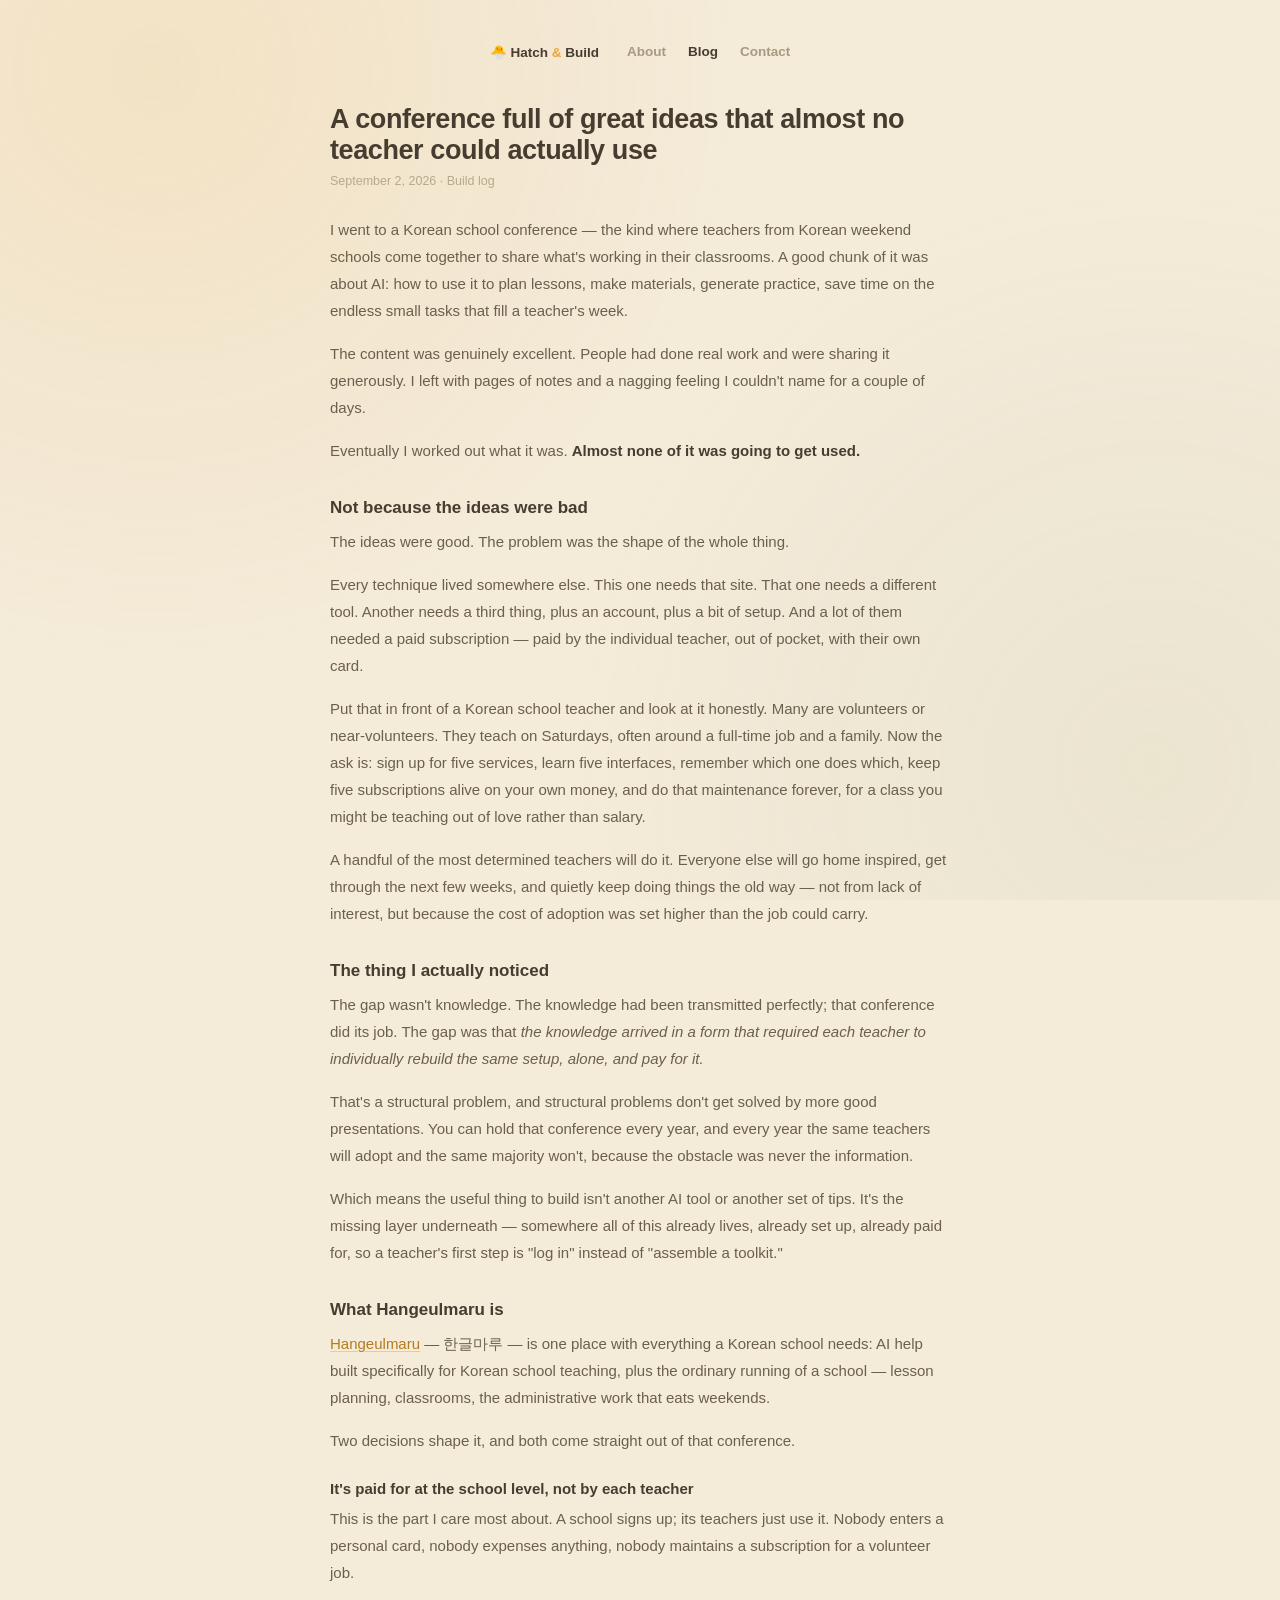
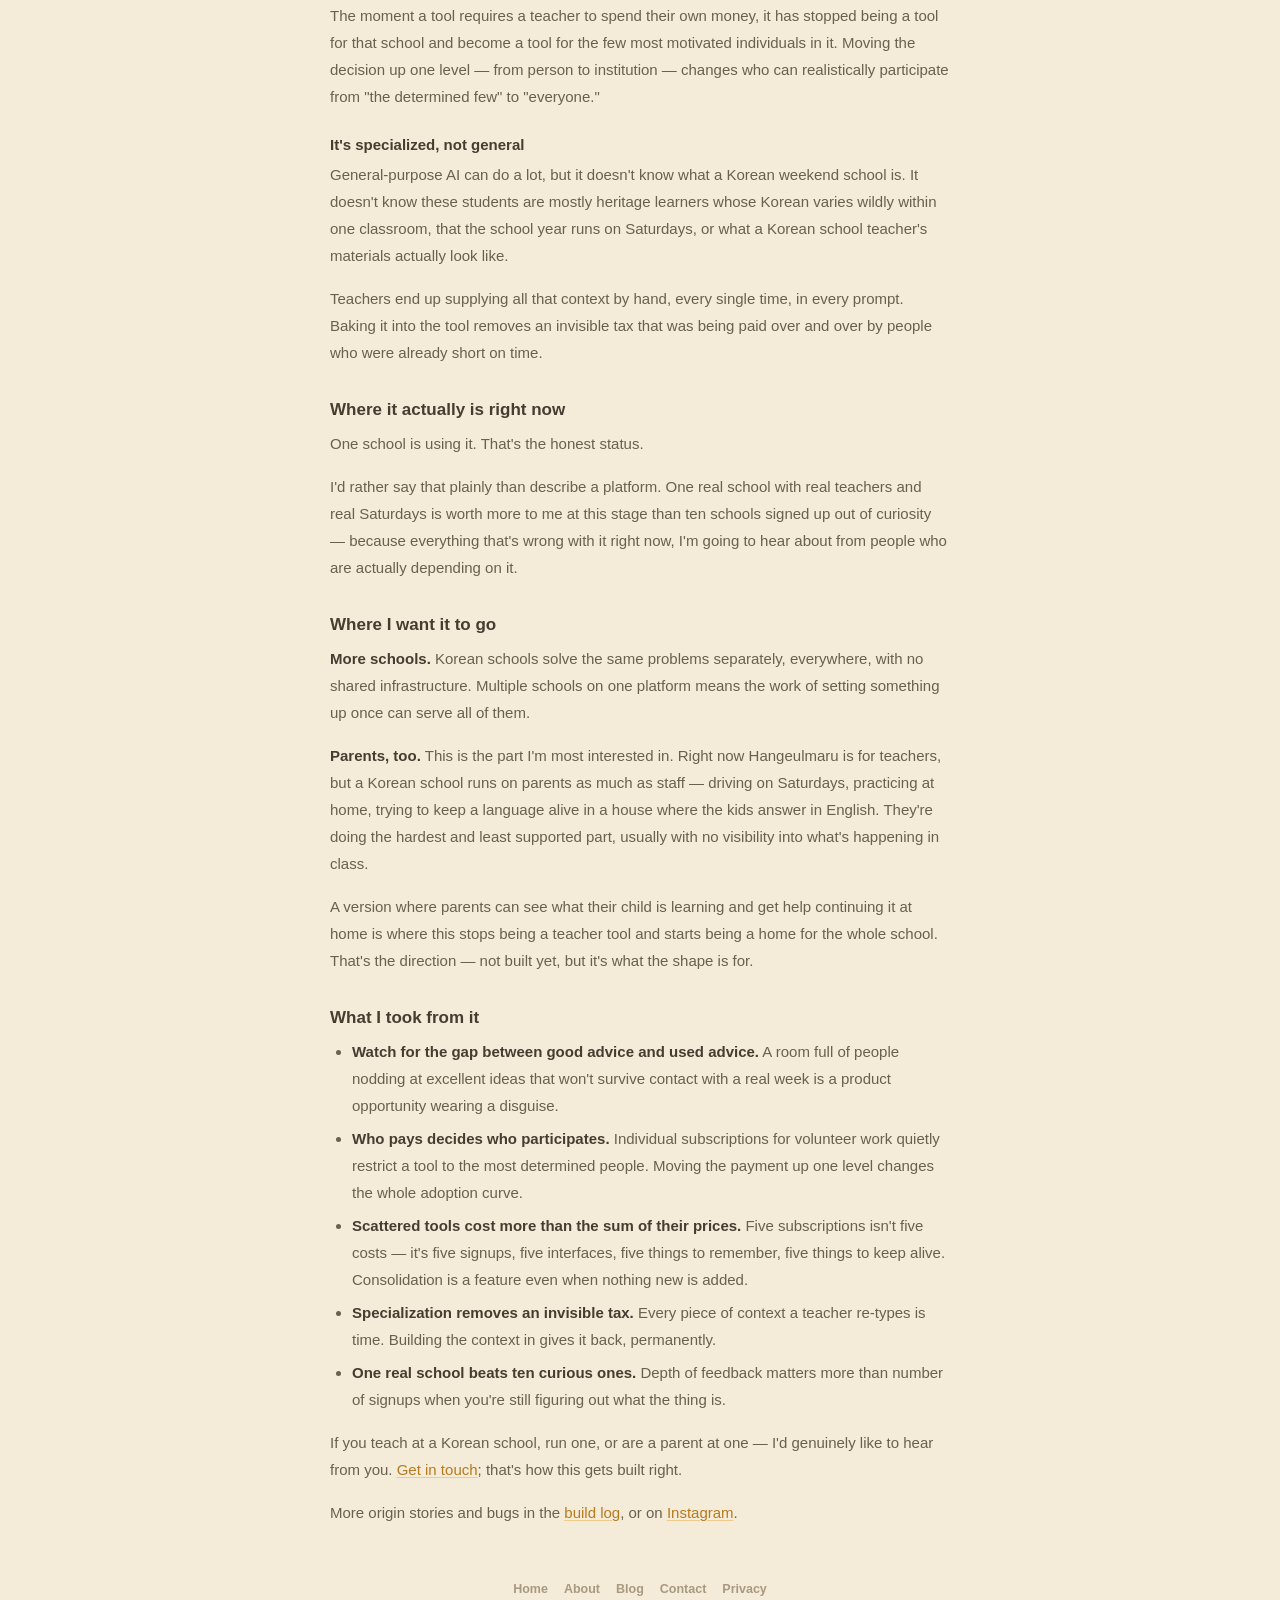
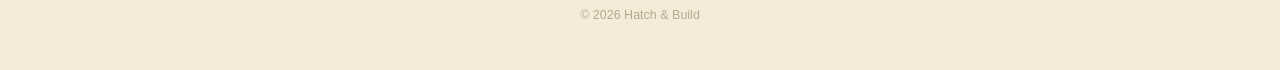
<file: blog/hangeulmaru-korean-school-ai.html>
<!DOCTYPE html>
<html lang="en">
<head>
<meta charset="UTF-8">
<meta name="viewport" content="width=device-width, initial-scale=1">
<title>Why I'm building Hangeulmaru — Hatch &amp; Build</title>
<meta name="description" content="At a Korean school conference I saw excellent AI teaching ideas scattered across a dozen sites, each with its own subscription. Hangeulmaru is the attempt to put them in one place, paid for at the school level.">
<meta name="robots" content="index, follow">
<link rel="canonical" href="https://hatchandbuild.com/blog/hangeulmaru-korean-school-ai">
<link rel="stylesheet" href="/site.css">
<script async src="https://pagead2.googlesyndication.com/pagead/js/adsbygoogle.js?client=ca-pub-5307258760592063" crossorigin="anonymous"></script>
</head>
<body>
  <div class="bg-glow"></div>
  <div class="page">
    <nav class="site-nav">
      <a class="brand" href="/">🐣 Hatch <span class="accent">&amp;</span> Build</a>
      <a href="/about">About</a>
      <a href="/blog/" class="current">Blog</a>
      <a href="/contact">Contact</a>
    </nav>

    <h1>A conference full of great ideas that almost no teacher could actually use</h1>
    <p class="post-meta">September 2, 2026 · Build log</p>

    <div class="prose">
      <p>
        I went to a Korean school conference — the kind where teachers from Korean weekend schools
        come together to share what's working in their classrooms. A good chunk of it was about AI:
        how to use it to plan lessons, make materials, generate practice, save time on the endless
        small tasks that fill a teacher's week.
      </p>
      <p>
        The content was genuinely excellent. People had done real work and were sharing it generously.
        I left with pages of notes and a nagging feeling I couldn't name for a couple of days.
      </p>
      <p>
        Eventually I worked out what it was. <strong>Almost none of it was going to get used.</strong>
      </p>

      <h2>Not because the ideas were bad</h2>
      <p>
        The ideas were good. The problem was the shape of the whole thing.
      </p>
      <p>
        Every technique lived somewhere else. This one needs that site. That one needs a different
        tool. Another needs a third thing, plus an account, plus a bit of setup. And a lot of them
        needed a paid subscription — paid by the individual teacher, out of pocket, with their own
        card.
      </p>
      <p>
        Put that in front of a Korean school teacher and look at it honestly. Many are volunteers or
        near-volunteers. They teach on Saturdays, often around a full-time job and a family. Now the
        ask is: sign up for five services, learn five interfaces, remember which one does which, keep
        five subscriptions alive on your own money, and do that maintenance forever, for a class you
        might be teaching out of love rather than salary.
      </p>
      <p>
        A handful of the most determined teachers will do it. Everyone else will go home inspired, get
        through the next few weeks, and quietly keep doing things the old way — not from lack of
        interest, but because the cost of adoption was set higher than the job could carry.
      </p>

      <h2>The thing I actually noticed</h2>
      <p>
        The gap wasn't knowledge. The knowledge had been transmitted perfectly; that conference did
        its job. The gap was that <em>the knowledge arrived in a form that required each teacher to
        individually rebuild the same setup, alone, and pay for it.</em>
      </p>
      <p>
        That's a structural problem, and structural problems don't get solved by more good
        presentations. You can hold that conference every year, and every year the same teachers will
        adopt and the same majority won't, because the obstacle was never the information.
      </p>
      <p>
        Which means the useful thing to build isn't another AI tool or another set of tips. It's the
        missing layer underneath — somewhere all of this already lives, already set up, already paid
        for, so a teacher's first step is "log in" instead of "assemble a toolkit."
      </p>

      <h2>What Hangeulmaru is</h2>
      <p>
        <a href="https://koreanschool.hatchandbuild.com" target="_blank" rel="noopener">Hangeulmaru</a>
        — 한글마루 — is one place with everything a Korean school needs: AI help built specifically for
        Korean school teaching, plus the ordinary running of a school — lesson planning, classrooms,
        the administrative work that eats weekends.
      </p>
      <p>
        Two decisions shape it, and both come straight out of that conference.
      </p>

      <h3>It's paid for at the school level, not by each teacher</h3>
      <p>
        This is the part I care most about. A school signs up; its teachers just use it. Nobody enters
        a personal card, nobody expenses anything, nobody maintains a subscription for a volunteer
        job.
      </p>
      <p>
        The moment a tool requires a teacher to spend their own money, it has stopped being a tool for
        that school and become a tool for the few most motivated individuals in it. Moving the
        decision up one level — from person to institution — changes who can realistically participate
        from "the determined few" to "everyone."
      </p>

      <h3>It's specialized, not general</h3>
      <p>
        General-purpose AI can do a lot, but it doesn't know what a Korean weekend school is. It
        doesn't know these students are mostly heritage learners whose Korean varies wildly within one
        classroom, that the school year runs on Saturdays, or what a Korean school teacher's materials
        actually look like.
      </p>
      <p>
        Teachers end up supplying all that context by hand, every single time, in every prompt. Baking
        it into the tool removes an invisible tax that was being paid over and over by people who
        were already short on time.
      </p>

      <h2>Where it actually is right now</h2>
      <p>
        One school is using it. That's the honest status.
      </p>
      <p>
        I'd rather say that plainly than describe a platform. One real school with real teachers and
        real Saturdays is worth more to me at this stage than ten schools signed up out of curiosity —
        because everything that's wrong with it right now, I'm going to hear about from people who are
        actually depending on it.
      </p>

      <h2>Where I want it to go</h2>
      <p>
        <strong>More schools.</strong> Korean schools solve the same problems separately, everywhere,
        with no shared infrastructure. Multiple schools on one platform means the work of setting
        something up once can serve all of them.
      </p>
      <p>
        <strong>Parents, too.</strong> This is the part I'm most interested in. Right now Hangeulmaru
        is for teachers, but a Korean school runs on parents as much as staff — driving on Saturdays,
        practicing at home, trying to keep a language alive in a house where the kids answer in
        English. They're doing the hardest and least supported part, usually with no visibility into
        what's happening in class.
      </p>
      <p>
        A version where parents can see what their child is learning and get help continuing it at
        home is where this stops being a teacher tool and starts being a home for the whole school.
        That's the direction — not built yet, but it's what the shape is for.
      </p>

      <h2>What I took from it</h2>
      <ul>
        <li>
          <strong>Watch for the gap between good advice and used advice.</strong> A room full of
          people nodding at excellent ideas that won't survive contact with a real week is a product
          opportunity wearing a disguise.
        </li>
        <li>
          <strong>Who pays decides who participates.</strong> Individual subscriptions for
          volunteer work quietly restrict a tool to the most determined people. Moving the payment up
          one level changes the whole adoption curve.
        </li>
        <li>
          <strong>Scattered tools cost more than the sum of their prices.</strong> Five subscriptions
          isn't five costs — it's five signups, five interfaces, five things to remember, five things
          to keep alive. Consolidation is a feature even when nothing new is added.
        </li>
        <li>
          <strong>Specialization removes an invisible tax.</strong> Every piece of context a teacher
          re-types is time. Building the context in gives it back, permanently.
        </li>
        <li>
          <strong>One real school beats ten curious ones.</strong> Depth of feedback matters more than
          number of signups when you're still figuring out what the thing is.
        </li>
      </ul>
      <p>
        If you teach at a Korean school, run one, or are a parent at one — I'd genuinely like to hear
        from you. <a href="/contact">Get in touch</a>; that's how this gets built right.
      </p>
      <p>
        More origin stories and bugs in the <a href="/blog/">build log</a>, or on
        <a href="https://instagram.com/hatchandbuild" target="_blank" rel="noopener">Instagram</a>.
      </p>
    </div>

    <footer>
      <div class="links">
        <a href="/">Home</a>
        <a href="/about">About</a>
        <a href="/blog/">Blog</a>
        <a href="/contact">Contact</a>
        <a href="/privacy">Privacy</a>
      </div>
      <div>&copy; 2026 Hatch &amp; Build</div>
    </footer>
  </div>
</body>
</html>
</file>
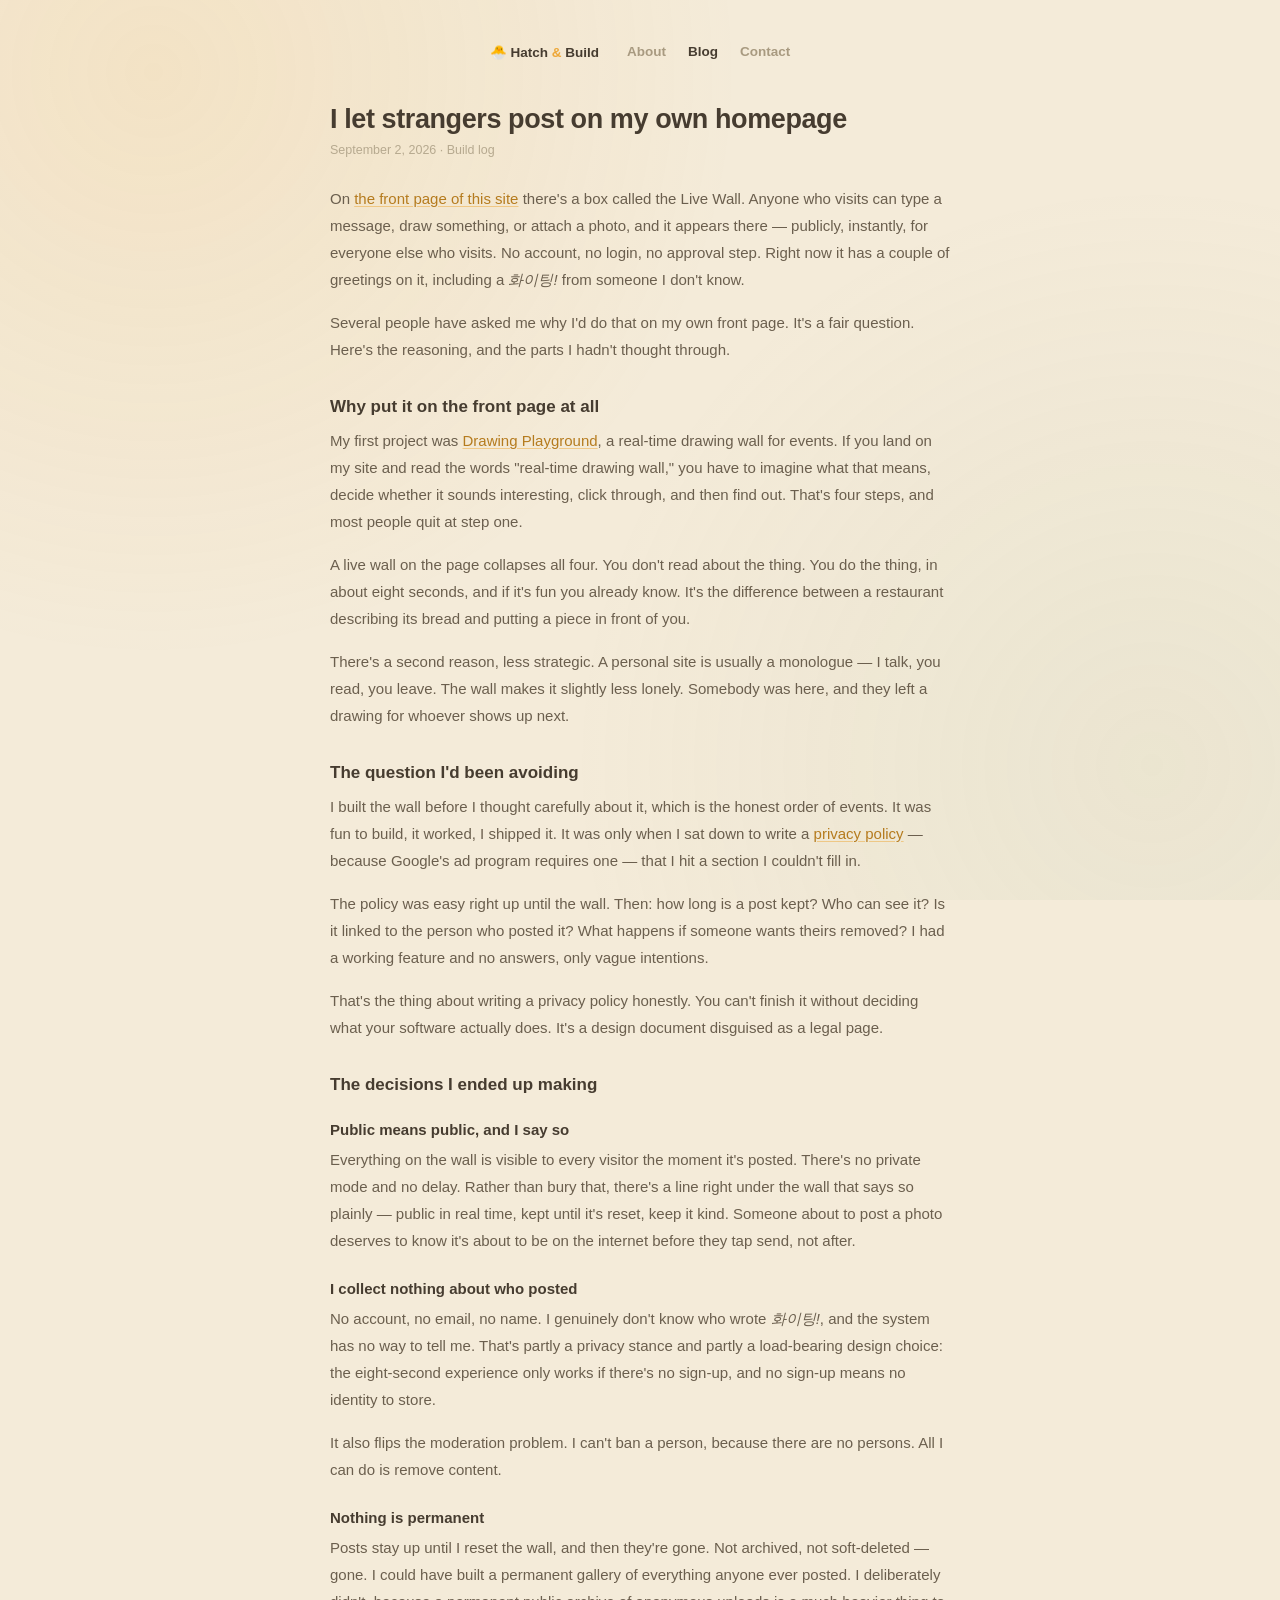
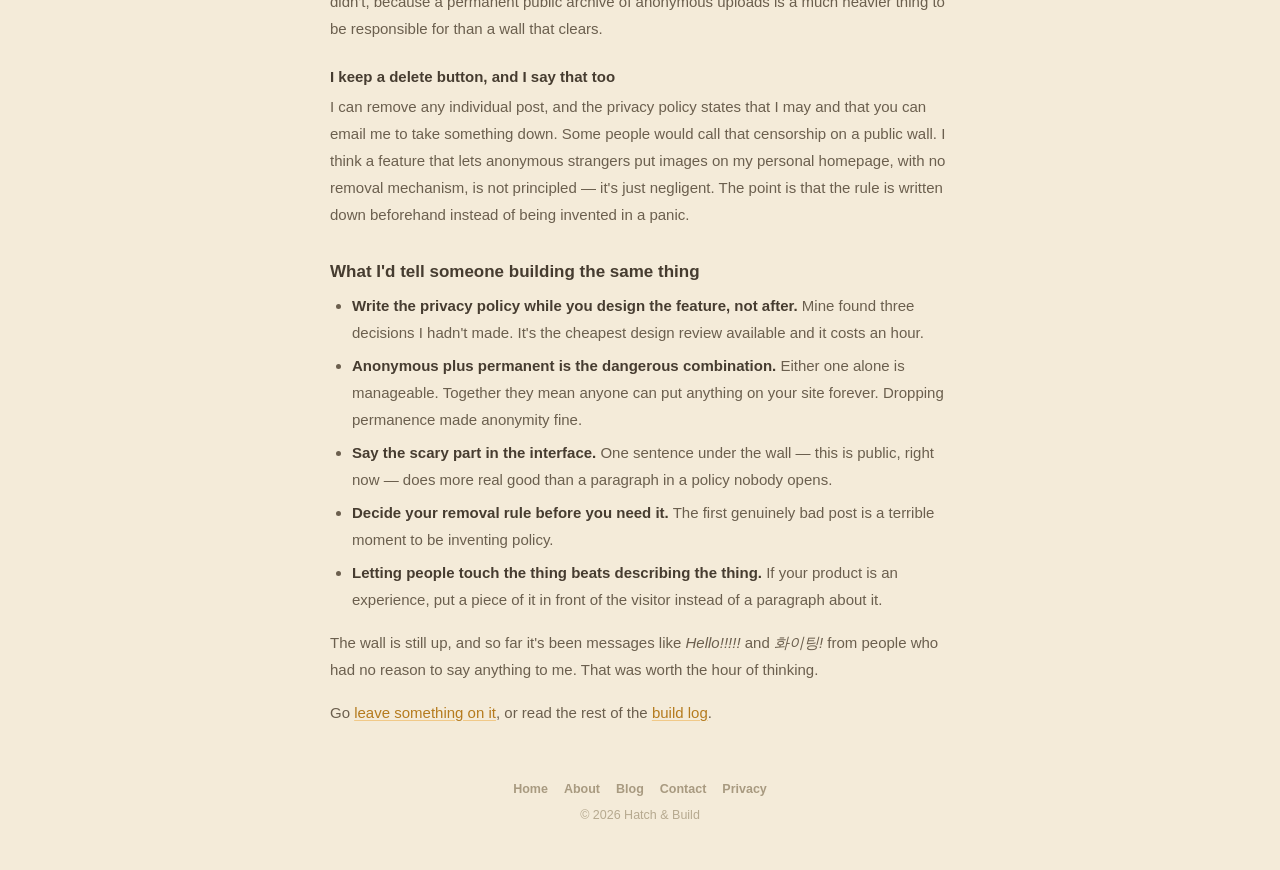
<file: blog/i-let-strangers-draw-on-my-homepage.html>
<!DOCTYPE html>
<html lang="en">
<head>
<meta charset="UTF-8">
<meta name="viewport" content="width=device-width, initial-scale=1">
<title>I let strangers post on my homepage — Hatch &amp; Build</title>
<meta name="description" content="Putting a public, real-time wall on my own front page meant answering questions I'd avoided: who can post, how long it stays, and what happens when someone posts something awful.">
<meta name="robots" content="index, follow">
<link rel="canonical" href="https://hatchandbuild.com/blog/i-let-strangers-draw-on-my-homepage">
<link rel="stylesheet" href="/site.css">
<script async src="https://pagead2.googlesyndication.com/pagead/js/adsbygoogle.js?client=ca-pub-5307258760592063" crossorigin="anonymous"></script>
</head>
<body>
  <div class="bg-glow"></div>
  <div class="page">
    <nav class="site-nav">
      <a class="brand" href="/">🐣 Hatch <span class="accent">&amp;</span> Build</a>
      <a href="/about">About</a>
      <a href="/blog/" class="current">Blog</a>
      <a href="/contact">Contact</a>
    </nav>

    <h1>I let strangers post on my own homepage</h1>
    <p class="post-meta">September 2, 2026 · Build log</p>

    <div class="prose">
      <p>
        On <a href="/">the front page of this site</a> there's a box called the Live Wall. Anyone who
        visits can type a message, draw something, or attach a photo, and it appears there — publicly,
        instantly, for everyone else who visits. No account, no login, no approval step. Right now it
        has a couple of greetings on it, including a <em>화이팅!</em> from someone I don't know.
      </p>
      <p>
        Several people have asked me why I'd do that on my own front page. It's a fair question. Here's
        the reasoning, and the parts I hadn't thought through.
      </p>

      <h2>Why put it on the front page at all</h2>
      <p>
        My first project was <a href="https://drawing.hatchandbuild.com" target="_blank" rel="noopener">Drawing
        Playground</a>, a real-time drawing wall for events. If you land on my site and read the words
        "real-time drawing wall," you have to imagine what that means, decide whether it sounds
        interesting, click through, and then find out. That's four steps, and most people quit at step
        one.
      </p>
      <p>
        A live wall on the page collapses all four. You don't read about the thing. You do the thing,
        in about eight seconds, and if it's fun you already know. It's the difference between a
        restaurant describing its bread and putting a piece in front of you.
      </p>
      <p>
        There's a second reason, less strategic. A personal site is usually a monologue — I talk, you
        read, you leave. The wall makes it slightly less lonely. Somebody was here, and they left a
        drawing for whoever shows up next.
      </p>

      <h2>The question I'd been avoiding</h2>
      <p>
        I built the wall before I thought carefully about it, which is the honest order of events. It
        was fun to build, it worked, I shipped it. It was only when I sat down to write a
        <a href="/privacy">privacy policy</a> — because Google's ad program requires one — that I hit
        a section I couldn't fill in.
      </p>
      <p>
        The policy was easy right up until the wall. Then: how long is a post kept? Who can see it? Is
        it linked to the person who posted it? What happens if someone wants theirs removed? I had a
        working feature and no answers, only vague intentions.
      </p>
      <p>
        That's the thing about writing a privacy policy honestly. You can't finish it without deciding
        what your software actually does. It's a design document disguised as a legal page.
      </p>

      <h2>The decisions I ended up making</h2>

      <h3>Public means public, and I say so</h3>
      <p>
        Everything on the wall is visible to every visitor the moment it's posted. There's no private
        mode and no delay. Rather than bury that, there's a line right under the wall that says so
        plainly — public in real time, kept until it's reset, keep it kind. Someone about to post a
        photo deserves to know it's about to be on the internet before they tap send, not after.
      </p>

      <h3>I collect nothing about who posted</h3>
      <p>
        No account, no email, no name. I genuinely don't know who wrote <em>화이팅!</em>, and the
        system has no way to tell me. That's partly a privacy stance and partly a load-bearing design
        choice: the eight-second experience only works if there's no sign-up, and no sign-up means no
        identity to store.
      </p>
      <p>
        It also flips the moderation problem. I can't ban a person, because there are no persons. All
        I can do is remove content.
      </p>

      <h3>Nothing is permanent</h3>
      <p>
        Posts stay up until I reset the wall, and then they're gone. Not archived, not soft-deleted —
        gone. I could have built a permanent gallery of everything anyone ever posted. I deliberately
        didn't, because a permanent public archive of anonymous uploads is a much heavier thing to be
        responsible for than a wall that clears.
      </p>

      <h3>I keep a delete button, and I say that too</h3>
      <p>
        I can remove any individual post, and the privacy policy states that I may and that you can
        email me to take something down. Some people would call that censorship on a public wall. I
        think a feature that lets anonymous strangers put images on my personal homepage, with no
        removal mechanism, is not principled — it's just negligent. The point is that the rule is
        written down beforehand instead of being invented in a panic.
      </p>

      <h2>What I'd tell someone building the same thing</h2>
      <ul>
        <li>
          <strong>Write the privacy policy while you design the feature, not after.</strong> Mine
          found three decisions I hadn't made. It's the cheapest design review available and it costs
          an hour.
        </li>
        <li>
          <strong>Anonymous plus permanent is the dangerous combination.</strong> Either one alone is
          manageable. Together they mean anyone can put anything on your site forever. Dropping
          permanence made anonymity fine.
        </li>
        <li>
          <strong>Say the scary part in the interface.</strong> One sentence under the wall — this is
          public, right now — does more real good than a paragraph in a policy nobody opens.
        </li>
        <li>
          <strong>Decide your removal rule before you need it.</strong> The first genuinely bad post
          is a terrible moment to be inventing policy.
        </li>
        <li>
          <strong>Letting people touch the thing beats describing the thing.</strong> If your product
          is an experience, put a piece of it in front of the visitor instead of a paragraph about it.
        </li>
      </ul>
      <p>
        The wall is still up, and so far it's been messages like <em>Hello!!!!!</em> and
        <em>화이팅!</em> from people who had no reason to say anything to me. That was worth the hour
        of thinking.
      </p>
      <p>
        Go <a href="/">leave something on it</a>, or read the rest of the
        <a href="/blog/">build log</a>.
      </p>
    </div>

    <footer>
      <div class="links">
        <a href="/">Home</a>
        <a href="/about">About</a>
        <a href="/blog/">Blog</a>
        <a href="/contact">Contact</a>
        <a href="/privacy">Privacy</a>
      </div>
      <div>&copy; 2026 Hatch &amp; Build</div>
    </footer>
  </div>
</body>
</html>
</file>
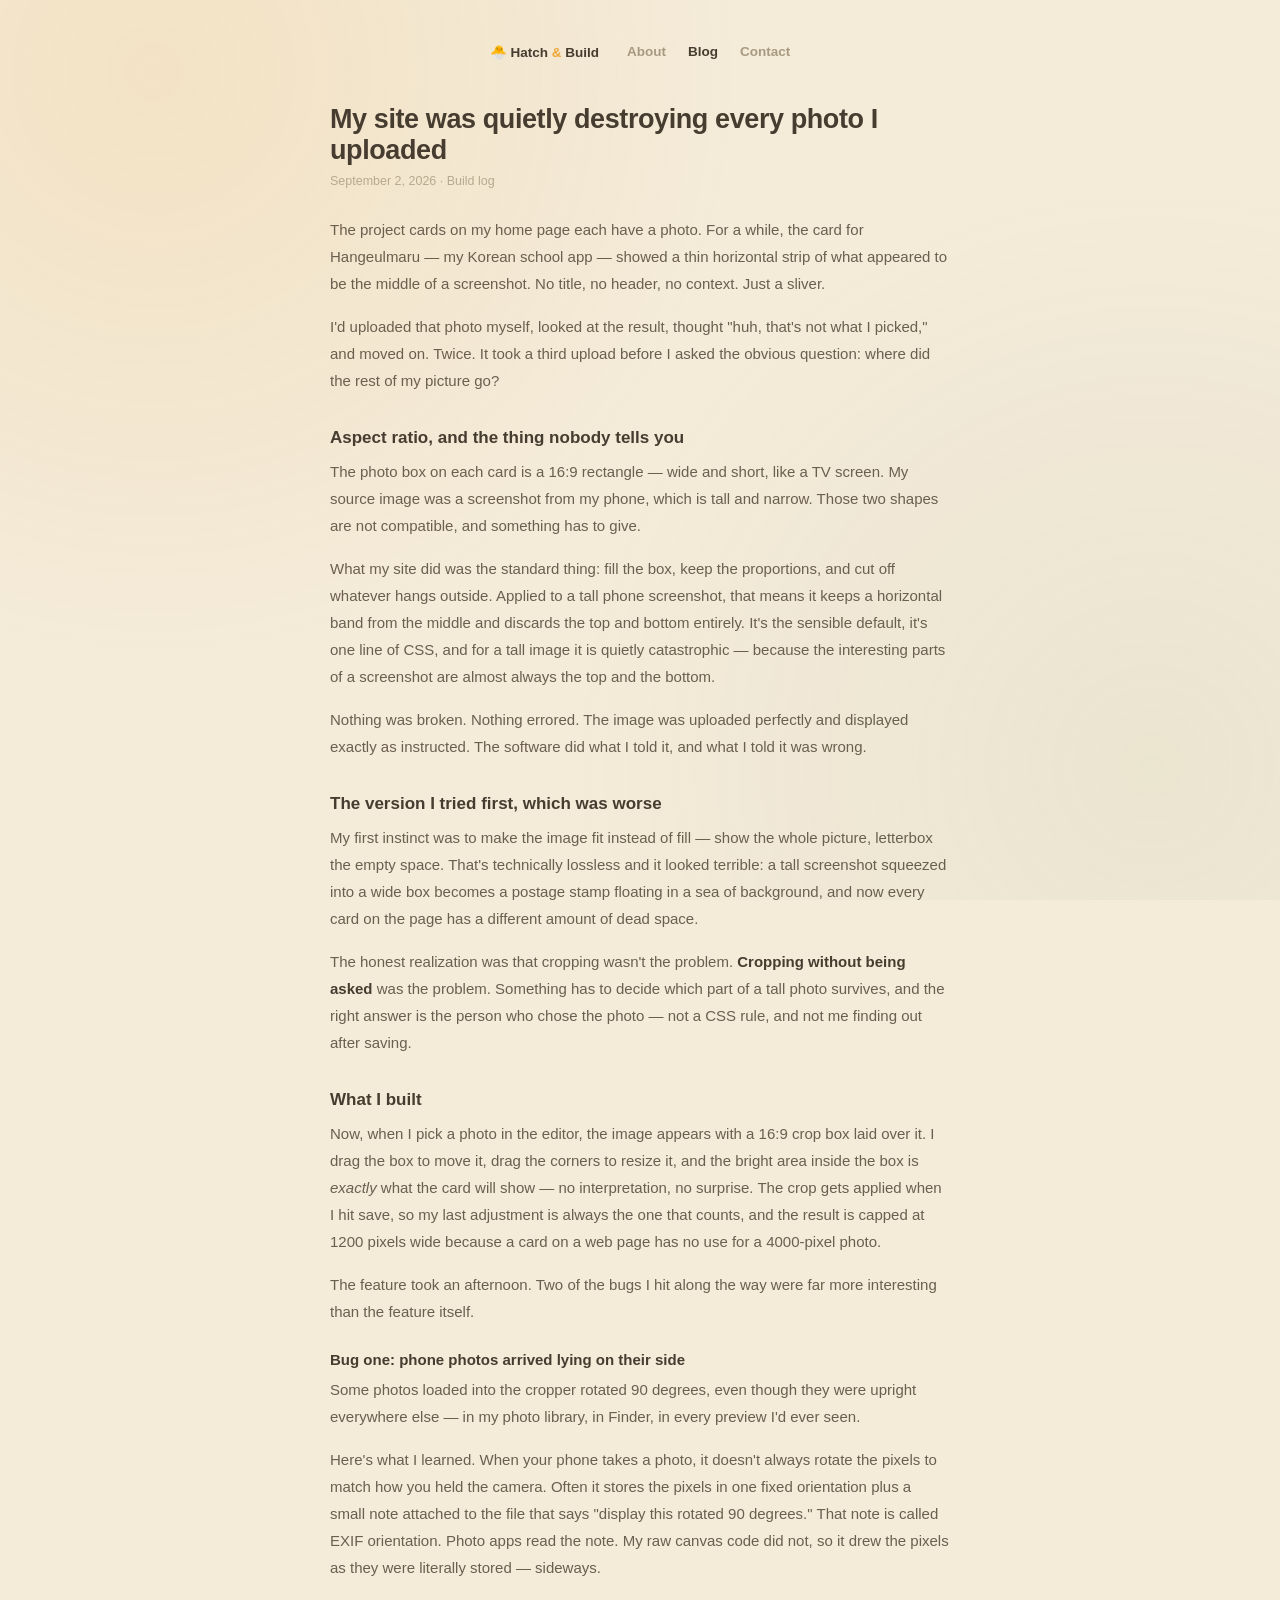
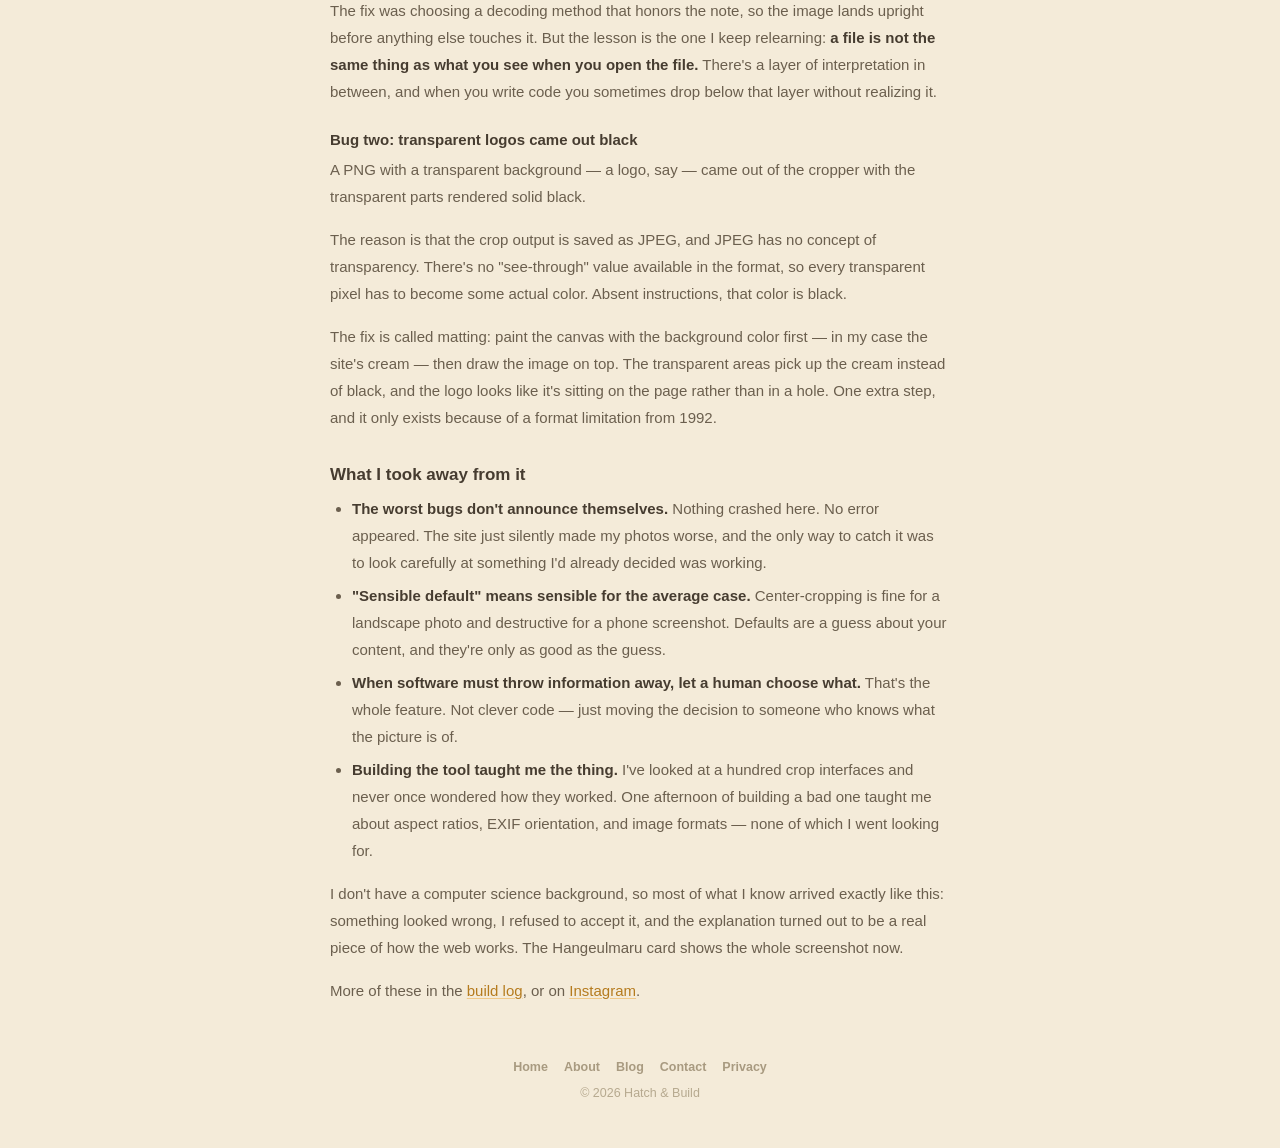
<file: blog/the-crop-tool-i-had-to-build.html>
<!DOCTYPE html>
<html lang="en">
<head>
<meta charset="UTF-8">
<meta name="viewport" content="width=device-width, initial-scale=1">
<title>The crop tool I had to build — Hatch &amp; Build</title>
<meta name="description" content="My site was silently cutting the top and bottom off every phone screenshot I uploaded. Fixing it meant learning about aspect ratios, EXIF rotation, and why transparent PNGs turn black.">
<meta name="robots" content="index, follow">
<link rel="canonical" href="https://hatchandbuild.com/blog/the-crop-tool-i-had-to-build">
<link rel="stylesheet" href="/site.css">
<script async src="https://pagead2.googlesyndication.com/pagead/js/adsbygoogle.js?client=ca-pub-5307258760592063" crossorigin="anonymous"></script>
</head>
<body>
  <div class="bg-glow"></div>
  <div class="page">
    <nav class="site-nav">
      <a class="brand" href="/">🐣 Hatch <span class="accent">&amp;</span> Build</a>
      <a href="/about">About</a>
      <a href="/blog/" class="current">Blog</a>
      <a href="/contact">Contact</a>
    </nav>

    <h1>My site was quietly destroying every photo I uploaded</h1>
    <p class="post-meta">September 2, 2026 · Build log</p>

    <div class="prose">
      <p>
        The project cards on my home page each have a photo. For a while, the card for Hangeulmaru —
        my Korean school app — showed a thin horizontal strip of what appeared to be the middle of a
        screenshot. No title, no header, no context. Just a sliver.
      </p>
      <p>
        I'd uploaded that photo myself, looked at the result, thought "huh, that's not what I picked,"
        and moved on. Twice. It took a third upload before I asked the obvious question: where did the
        rest of my picture go?
      </p>

      <h2>Aspect ratio, and the thing nobody tells you</h2>
      <p>
        The photo box on each card is a 16:9 rectangle — wide and short, like a TV screen. My source
        image was a screenshot from my phone, which is tall and narrow. Those two shapes are not
        compatible, and something has to give.
      </p>
      <p>
        What my site did was the standard thing: fill the box, keep the proportions, and cut off
        whatever hangs outside. Applied to a tall phone screenshot, that means it keeps a horizontal
        band from the middle and discards the top and bottom entirely. It's the sensible default, it's
        one line of CSS, and for a tall image it is quietly catastrophic — because the interesting
        parts of a screenshot are almost always the top and the bottom.
      </p>
      <p>
        Nothing was broken. Nothing errored. The image was uploaded perfectly and displayed exactly as
        instructed. The software did what I told it, and what I told it was wrong.
      </p>

      <h2>The version I tried first, which was worse</h2>
      <p>
        My first instinct was to make the image fit instead of fill — show the whole picture, letterbox
        the empty space. That's technically lossless and it looked terrible: a tall screenshot squeezed
        into a wide box becomes a postage stamp floating in a sea of background, and now every card on
        the page has a different amount of dead space.
      </p>
      <p>
        The honest realization was that cropping wasn't the problem. <strong>Cropping without being
        asked</strong> was the problem. Something has to decide which part of a tall photo survives,
        and the right answer is the person who chose the photo — not a CSS rule, and not me finding out
        after saving.
      </p>

      <h2>What I built</h2>
      <p>
        Now, when I pick a photo in the editor, the image appears with a 16:9 crop box laid over it.
        I drag the box to move it, drag the corners to resize it, and the bright area inside the box
        is <em>exactly</em> what the card will show — no interpretation, no surprise. The crop gets
        applied when I hit save, so my last adjustment is always the one that counts, and the result
        is capped at 1200 pixels wide because a card on a web page has no use for a 4000-pixel photo.
      </p>
      <p>
        The feature took an afternoon. Two of the bugs I hit along the way were far more interesting
        than the feature itself.
      </p>

      <h3>Bug one: phone photos arrived lying on their side</h3>
      <p>
        Some photos loaded into the cropper rotated 90 degrees, even though they were upright
        everywhere else — in my photo library, in Finder, in every preview I'd ever seen.
      </p>
      <p>
        Here's what I learned. When your phone takes a photo, it doesn't always rotate the pixels to
        match how you held the camera. Often it stores the pixels in one fixed orientation plus a small
        note attached to the file that says "display this rotated 90 degrees." That note is called EXIF
        orientation. Photo apps read the note. My raw canvas code did not, so it drew the pixels as
        they were literally stored — sideways.
      </p>
      <p>
        The fix was choosing a decoding method that honors the note, so the image lands upright before
        anything else touches it. But the lesson is the one I keep relearning: <strong>a file is not
        the same thing as what you see when you open the file.</strong> There's a layer of
        interpretation in between, and when you write code you sometimes drop below that layer without
        realizing it.
      </p>

      <h3>Bug two: transparent logos came out black</h3>
      <p>
        A PNG with a transparent background — a logo, say — came out of the cropper with the
        transparent parts rendered solid black.
      </p>
      <p>
        The reason is that the crop output is saved as JPEG, and JPEG has no concept of transparency.
        There's no "see-through" value available in the format, so every transparent pixel has to
        become some actual color. Absent instructions, that color is black.
      </p>
      <p>
        The fix is called matting: paint the canvas with the background color first — in my case the
        site's cream — then draw the image on top. The transparent areas pick up the cream instead of
        black, and the logo looks like it's sitting on the page rather than in a hole. One extra step,
        and it only exists because of a format limitation from 1992.
      </p>

      <h2>What I took away from it</h2>
      <ul>
        <li>
          <strong>The worst bugs don't announce themselves.</strong> Nothing crashed here. No error
          appeared. The site just silently made my photos worse, and the only way to catch it was to
          look carefully at something I'd already decided was working.
        </li>
        <li>
          <strong>"Sensible default" means sensible for the average case.</strong> Center-cropping is
          fine for a landscape photo and destructive for a phone screenshot. Defaults are a guess about
          your content, and they're only as good as the guess.
        </li>
        <li>
          <strong>When software must throw information away, let a human choose what.</strong> That's
          the whole feature. Not clever code — just moving the decision to someone who knows what the
          picture is of.
        </li>
        <li>
          <strong>Building the tool taught me the thing.</strong> I've looked at a hundred crop
          interfaces and never once wondered how they worked. One afternoon of building a bad one
          taught me about aspect ratios, EXIF orientation, and image formats — none of which I went
          looking for.
        </li>
      </ul>
      <p>
        I don't have a computer science background, so most of what I know arrived exactly like this:
        something looked wrong, I refused to accept it, and the explanation turned out to be a real
        piece of how the web works. The Hangeulmaru card shows the whole screenshot now.
      </p>
      <p>
        More of these in the <a href="/blog/">build log</a>, or on
        <a href="https://instagram.com/hatchandbuild" target="_blank" rel="noopener">Instagram</a>.
      </p>
    </div>

    <footer>
      <div class="links">
        <a href="/">Home</a>
        <a href="/about">About</a>
        <a href="/blog/">Blog</a>
        <a href="/contact">Contact</a>
        <a href="/privacy">Privacy</a>
      </div>
      <div>&copy; 2026 Hatch &amp; Build</div>
    </footer>
  </div>
</body>
</html>
</file>
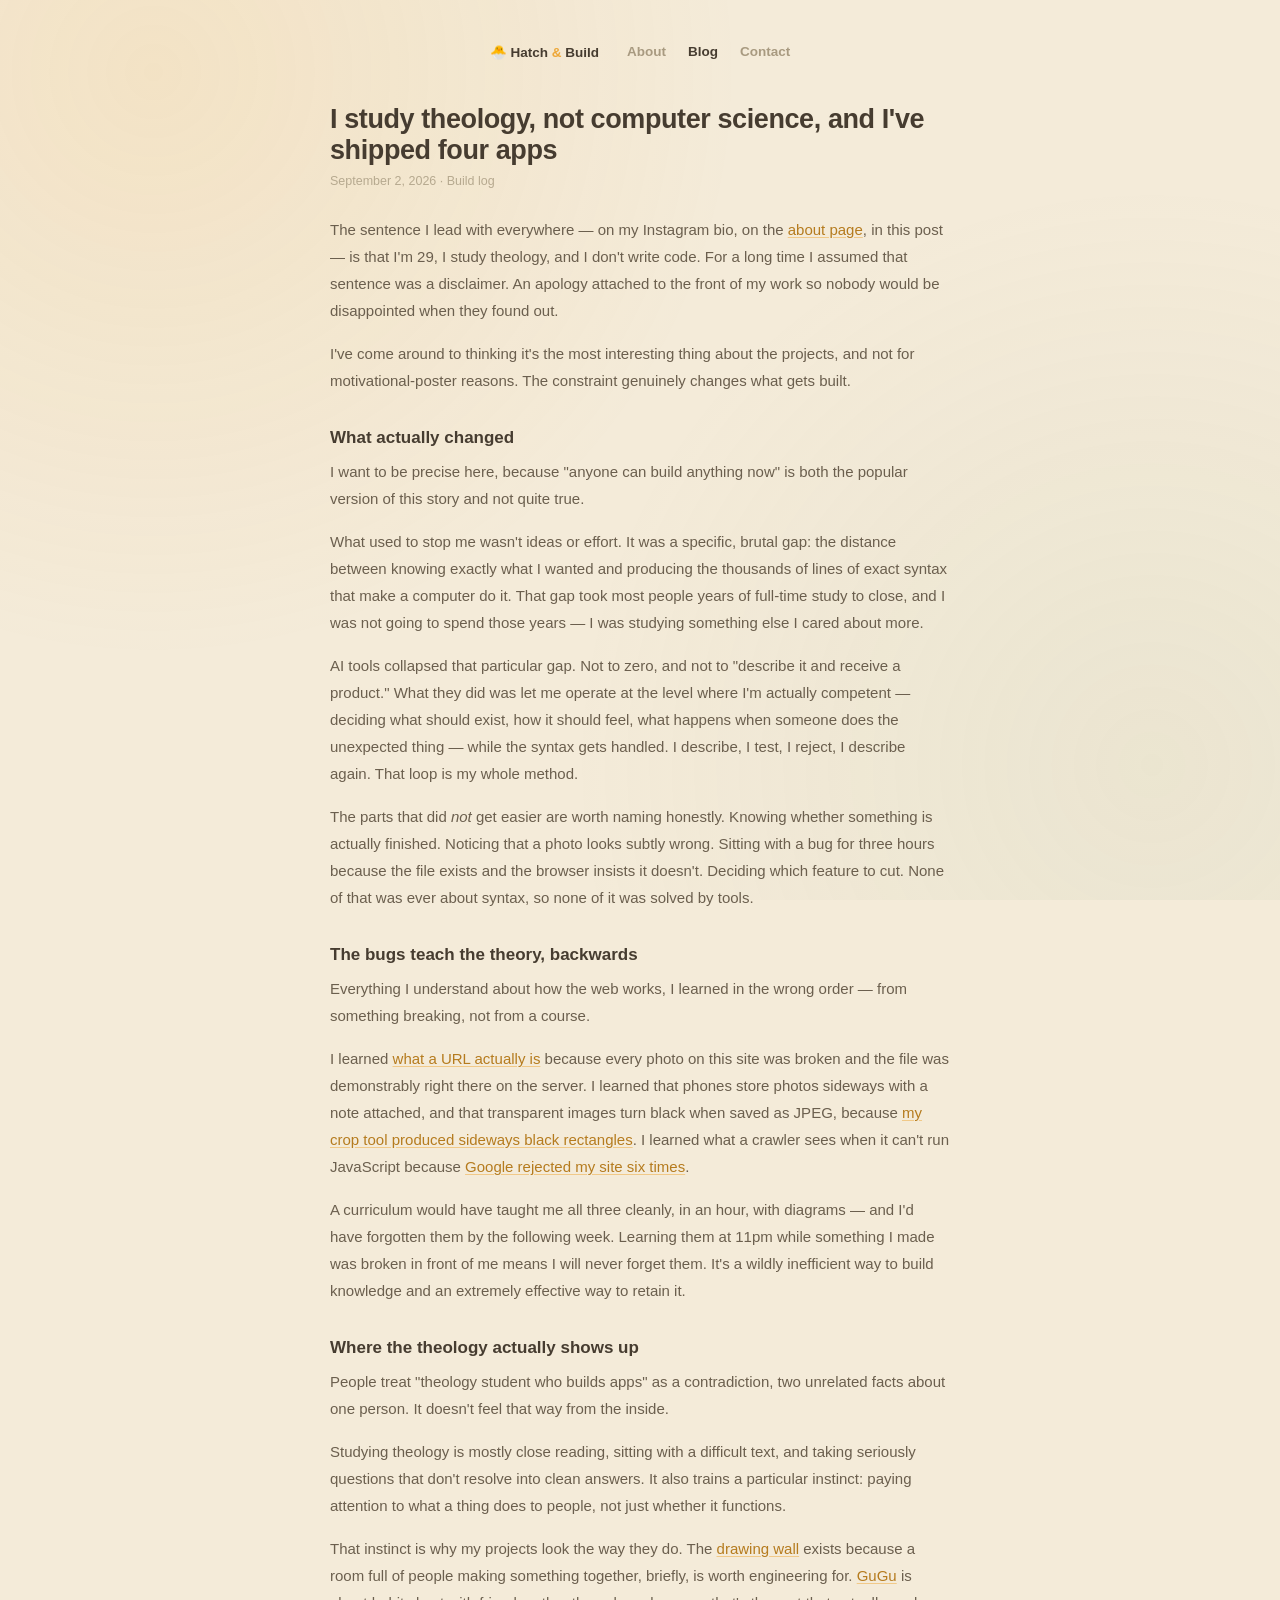
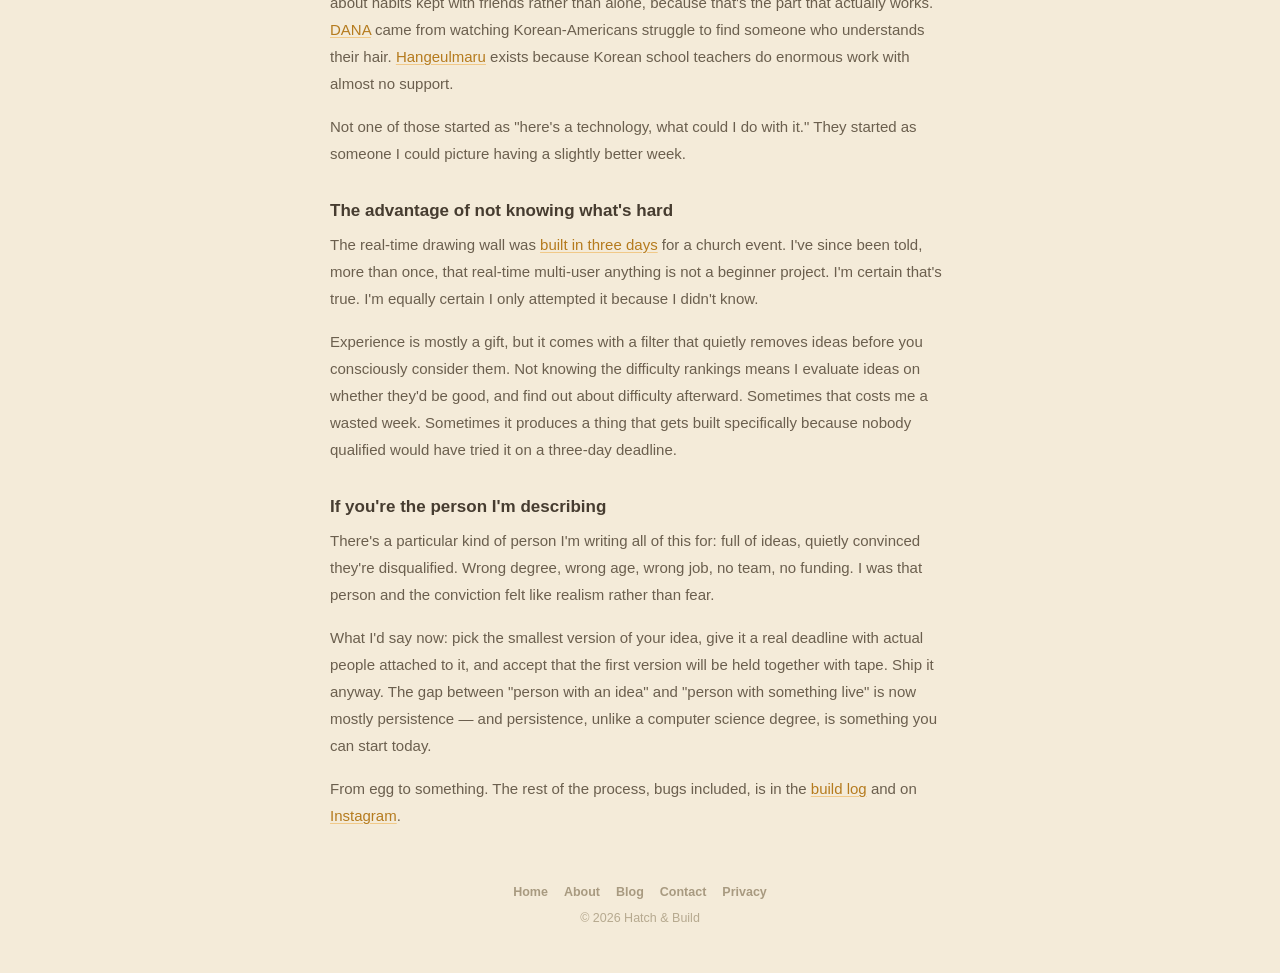
<file: blog/theology-student-who-ships-apps.html>
<!DOCTYPE html>
<html lang="en">
<head>
<meta charset="UTF-8">
<meta name="viewport" content="width=device-width, initial-scale=1">
<title>A theology student who ships apps — Hatch &amp; Build</title>
<meta name="description" content="I study theology, not computer science, and I've shipped four apps. On building without credentials, what AI actually changed, and why the wrong background can be an advantage.">
<meta name="robots" content="index, follow">
<link rel="canonical" href="https://hatchandbuild.com/blog/theology-student-who-ships-apps">
<link rel="stylesheet" href="/site.css">
<script async src="https://pagead2.googlesyndication.com/pagead/js/adsbygoogle.js?client=ca-pub-5307258760592063" crossorigin="anonymous"></script>
</head>
<body>
  <div class="bg-glow"></div>
  <div class="page">
    <nav class="site-nav">
      <a class="brand" href="/">🐣 Hatch <span class="accent">&amp;</span> Build</a>
      <a href="/about">About</a>
      <a href="/blog/" class="current">Blog</a>
      <a href="/contact">Contact</a>
    </nav>

    <h1>I study theology, not computer science, and I've shipped four apps</h1>
    <p class="post-meta">September 2, 2026 · Build log</p>

    <div class="prose">
      <p>
        The sentence I lead with everywhere — on my Instagram bio, on the
        <a href="/about">about page</a>, in this post — is that I'm 29, I study theology, and I don't
        write code. For a long time I assumed that sentence was a disclaimer. An apology attached to
        the front of my work so nobody would be disappointed when they found out.
      </p>
      <p>
        I've come around to thinking it's the most interesting thing about the projects, and not for
        motivational-poster reasons. The constraint genuinely changes what gets built.
      </p>

      <h2>What actually changed</h2>
      <p>
        I want to be precise here, because "anyone can build anything now" is both the popular version
        of this story and not quite true.
      </p>
      <p>
        What used to stop me wasn't ideas or effort. It was a specific, brutal gap: the distance
        between knowing exactly what I wanted and producing the thousands of lines of exact syntax
        that make a computer do it. That gap took most people years of full-time study to close, and I
        was not going to spend those years — I was studying something else I cared about more.
      </p>
      <p>
        AI tools collapsed that particular gap. Not to zero, and not to "describe it and receive a
        product." What they did was let me operate at the level where I'm actually competent —
        deciding what should exist, how it should feel, what happens when someone does the unexpected
        thing — while the syntax gets handled. I describe, I test, I reject, I describe again. That
        loop is my whole method.
      </p>
      <p>
        The parts that did <em>not</em> get easier are worth naming honestly. Knowing whether something
        is actually finished. Noticing that a photo looks subtly wrong. Sitting with a bug for three
        hours because the file exists and the browser insists it doesn't. Deciding which feature to
        cut. None of that was ever about syntax, so none of it was solved by tools.
      </p>

      <h2>The bugs teach the theory, backwards</h2>
      <p>
        Everything I understand about how the web works, I learned in the wrong order — from something
        breaking, not from a course.
      </p>
      <p>
        I learned <a href="/blog/why-my-photos-404ed">what a URL actually is</a> because every photo on
        this site was broken and the file was demonstrably right there on the server. I learned that
        phones store photos sideways with a note attached, and that transparent images turn black when
        saved as JPEG, because
        <a href="/blog/the-crop-tool-i-had-to-build">my crop tool produced sideways black rectangles</a>.
        I learned what a crawler sees when it can't run JavaScript because
        <a href="/blog/adsense-rejected-six-times">Google rejected my site six times</a>.
      </p>
      <p>
        A curriculum would have taught me all three cleanly, in an hour, with diagrams — and I'd have
        forgotten them by the following week. Learning them at 11pm while something I made was broken
        in front of me means I will never forget them. It's a wildly inefficient way to build
        knowledge and an extremely effective way to retain it.
      </p>

      <h2>Where the theology actually shows up</h2>
      <p>
        People treat "theology student who builds apps" as a contradiction, two unrelated facts about
        one person. It doesn't feel that way from the inside.
      </p>
      <p>
        Studying theology is mostly close reading, sitting with a difficult text, and taking seriously
        questions that don't resolve into clean answers. It also trains a particular instinct: paying
        attention to what a thing does to people, not just whether it functions.
      </p>
      <p>
        That instinct is why my projects look the way they do. The
        <a href="https://drawing.hatchandbuild.com" target="_blank" rel="noopener">drawing wall</a>
        exists because a room full of people making something together, briefly, is worth engineering
        for. <a href="https://apps.apple.com/kr/app/gugu-group-challenge/id6788447196" target="_blank" rel="noopener">GuGu</a>
        is about habits kept with friends rather than alone, because that's the part that actually
        works. <a href="https://dana.hatchandbuild.com" target="_blank" rel="noopener">DANA</a> came from
        watching Korean-Americans struggle to find someone who understands their hair.
        <a href="https://koreanschool.hatchandbuild.com" target="_blank" rel="noopener">Hangeulmaru</a>
        exists because Korean school teachers do enormous work with almost no support.
      </p>
      <p>
        Not one of those started as "here's a technology, what could I do with it." They started as
        someone I could picture having a slightly better week.
      </p>

      <h2>The advantage of not knowing what's hard</h2>
      <p>
        The real-time drawing wall was
        <a href="/blog/drawing-wall-in-three-days">built in three days</a> for a church event. I've
        since been told, more than once, that real-time multi-user anything is not a beginner project.
        I'm certain that's true. I'm equally certain I only attempted it because I didn't know.
      </p>
      <p>
        Experience is mostly a gift, but it comes with a filter that quietly removes ideas before you
        consciously consider them. Not knowing the difficulty rankings means I evaluate ideas on
        whether they'd be good, and find out about difficulty afterward. Sometimes that costs me a
        wasted week. Sometimes it produces a thing that gets built specifically because nobody
        qualified would have tried it on a three-day deadline.
      </p>

      <h2>If you're the person I'm describing</h2>
      <p>
        There's a particular kind of person I'm writing all of this for: full of ideas, quietly
        convinced they're disqualified. Wrong degree, wrong age, wrong job, no team, no funding. I was
        that person and the conviction felt like realism rather than fear.
      </p>
      <p>
        What I'd say now: pick the smallest version of your idea, give it a real deadline with actual
        people attached to it, and accept that the first version will be held together with tape. Ship
        it anyway. The gap between "person with an idea" and "person with something live" is now
        mostly persistence — and persistence, unlike a computer science degree, is something you can
        start today.
      </p>
      <p>
        From egg to something. The rest of the process, bugs included, is in the
        <a href="/blog/">build log</a> and on
        <a href="https://instagram.com/hatchandbuild" target="_blank" rel="noopener">Instagram</a>.
      </p>
    </div>

    <footer>
      <div class="links">
        <a href="/">Home</a>
        <a href="/about">About</a>
        <a href="/blog/">Blog</a>
        <a href="/contact">Contact</a>
        <a href="/privacy">Privacy</a>
      </div>
      <div>&copy; 2026 Hatch &amp; Build</div>
    </footer>
  </div>
</body>
</html>
</file>
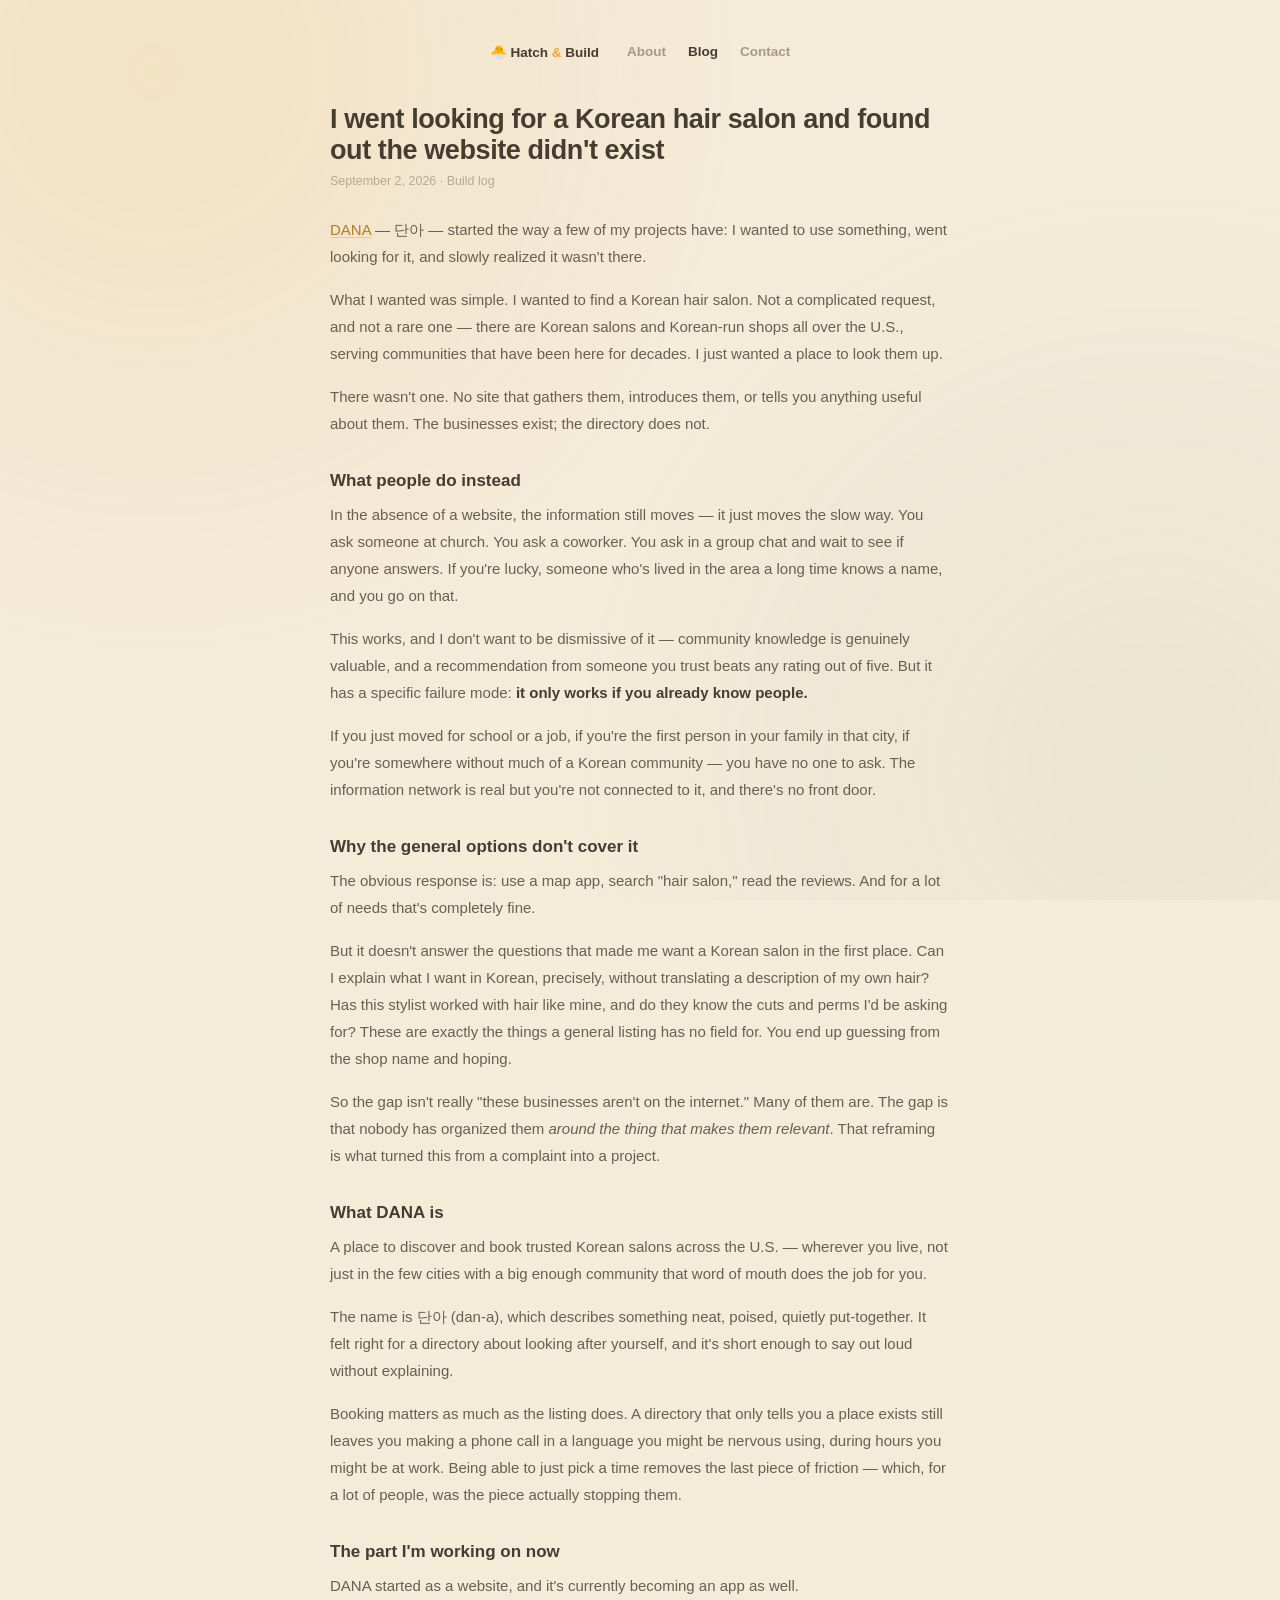
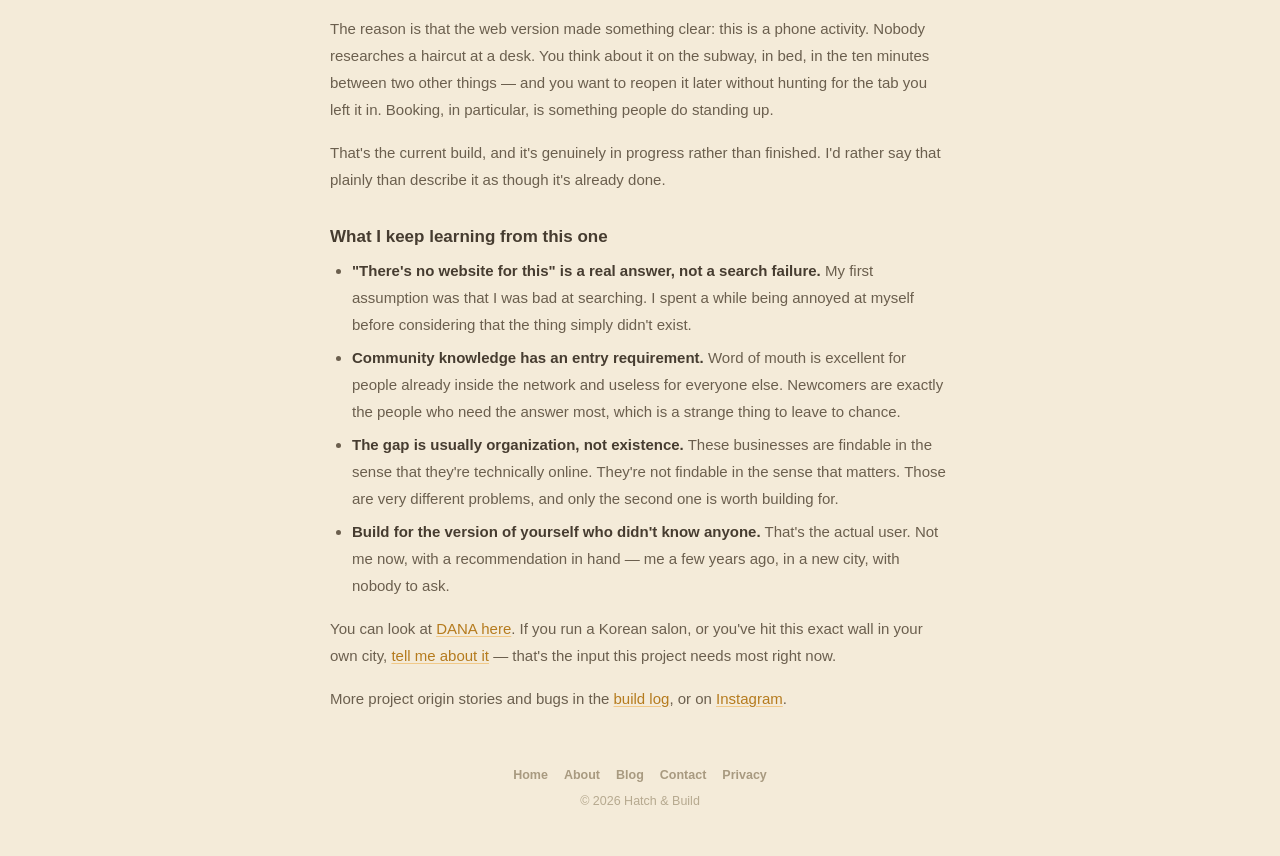
<file: blog/why-i-built-dana.html>
<!DOCTYPE html>
<html lang="en">
<head>
<meta charset="UTF-8">
<meta name="viewport" content="width=device-width, initial-scale=1">
<title>Why I built DANA — Hatch &amp; Build</title>
<meta name="description" content="I wanted to find a Korean hair salon and discovered there was no site for it — just word of mouth and scattered group chats. So I built the directory I was looking for.">
<meta name="robots" content="index, follow">
<link rel="canonical" href="https://hatchandbuild.com/blog/why-i-built-dana">
<link rel="stylesheet" href="/site.css">
<script async src="https://pagead2.googlesyndication.com/pagead/js/adsbygoogle.js?client=ca-pub-5307258760592063" crossorigin="anonymous"></script>
</head>
<body>
  <div class="bg-glow"></div>
  <div class="page">
    <nav class="site-nav">
      <a class="brand" href="/">🐣 Hatch <span class="accent">&amp;</span> Build</a>
      <a href="/about">About</a>
      <a href="/blog/" class="current">Blog</a>
      <a href="/contact">Contact</a>
    </nav>

    <h1>I went looking for a Korean hair salon and found out the website didn't exist</h1>
    <p class="post-meta">September 2, 2026 · Build log</p>

    <div class="prose">
      <p>
        <a href="https://dana.hatchandbuild.com" target="_blank" rel="noopener">DANA</a> — 단아 — started
        the way a few of my projects have: I wanted to use something, went looking for it, and slowly
        realized it wasn't there.
      </p>
      <p>
        What I wanted was simple. I wanted to find a Korean hair salon. Not a complicated request, and
        not a rare one — there are Korean salons and Korean-run shops all over the U.S., serving
        communities that have been here for decades. I just wanted a place to look them up.
      </p>
      <p>
        There wasn't one. No site that gathers them, introduces them, or tells you anything useful
        about them. The businesses exist; the directory does not.
      </p>

      <h2>What people do instead</h2>
      <p>
        In the absence of a website, the information still moves — it just moves the slow way. You ask
        someone at church. You ask a coworker. You ask in a group chat and wait to see if anyone
        answers. If you're lucky, someone who's lived in the area a long time knows a name, and you go
        on that.
      </p>
      <p>
        This works, and I don't want to be dismissive of it — community knowledge is genuinely
        valuable, and a recommendation from someone you trust beats any rating out of five. But it has
        a specific failure mode: <strong>it only works if you already know people.</strong>
      </p>
      <p>
        If you just moved for school or a job, if you're the first person in your family in that city,
        if you're somewhere without much of a Korean community — you have no one to ask. The
        information network is real but you're not connected to it, and there's no front door.
      </p>

      <h2>Why the general options don't cover it</h2>
      <p>
        The obvious response is: use a map app, search "hair salon," read the reviews. And for a lot
        of needs that's completely fine.
      </p>
      <p>
        But it doesn't answer the questions that made me want a Korean salon in the first place. Can I
        explain what I want in Korean, precisely, without translating a description of my own hair? Has
        this stylist worked with hair like mine, and do they know the cuts and perms I'd be asking
        for? These are exactly the things a general listing has no field for. You end up guessing from
        the shop name and hoping.
      </p>
      <p>
        So the gap isn't really "these businesses aren't on the internet." Many of them are. The gap is
        that nobody has organized them <em>around the thing that makes them relevant</em>. That
        reframing is what turned this from a complaint into a project.
      </p>

      <h2>What DANA is</h2>
      <p>
        A place to discover and book trusted Korean salons across the U.S. — wherever you live, not
        just in the few cities with a big enough community that word of mouth does the job for you.
      </p>
      <p>
        The name is 단아 (dan-a), which describes something neat, poised, quietly put-together. It felt
        right for a directory about looking after yourself, and it's short enough to say out loud
        without explaining.
      </p>
      <p>
        Booking matters as much as the listing does. A directory that only tells you a place exists
        still leaves you making a phone call in a language you might be nervous using, during hours
        you might be at work. Being able to just pick a time removes the last piece of friction —
        which, for a lot of people, was the piece actually stopping them.
      </p>

      <h2>The part I'm working on now</h2>
      <p>
        DANA started as a website, and it's currently becoming an app as well.
      </p>
      <p>
        The reason is that the web version made something clear: this is a phone activity. Nobody
        researches a haircut at a desk. You think about it on the subway, in bed, in the ten minutes
        between two other things — and you want to reopen it later without hunting for the tab you
        left it in. Booking, in particular, is something people do standing up.
      </p>
      <p>
        That's the current build, and it's genuinely in progress rather than finished. I'd rather say
        that plainly than describe it as though it's already done.
      </p>

      <h2>What I keep learning from this one</h2>
      <ul>
        <li>
          <strong>"There's no website for this" is a real answer, not a search failure.</strong> My
          first assumption was that I was bad at searching. I spent a while being annoyed at myself
          before considering that the thing simply didn't exist.
        </li>
        <li>
          <strong>Community knowledge has an entry requirement.</strong> Word of mouth is excellent
          for people already inside the network and useless for everyone else. Newcomers are exactly
          the people who need the answer most, which is a strange thing to leave to chance.
        </li>
        <li>
          <strong>The gap is usually organization, not existence.</strong> These businesses are
          findable in the sense that they're technically online. They're not findable in the sense
          that matters. Those are very different problems, and only the second one is worth building
          for.
        </li>
        <li>
          <strong>Build for the version of yourself who didn't know anyone.</strong> That's the actual
          user. Not me now, with a recommendation in hand — me a few years ago, in a new city,
          with nobody to ask.
        </li>
      </ul>
      <p>
        You can look at <a href="https://dana.hatchandbuild.com" target="_blank" rel="noopener">DANA
        here</a>. If you run a Korean salon, or you've hit this exact wall in your own city,
        <a href="/contact">tell me about it</a> — that's the input this project needs most right now.
      </p>
      <p>
        More project origin stories and bugs in the <a href="/blog/">build log</a>, or on
        <a href="https://instagram.com/hatchandbuild" target="_blank" rel="noopener">Instagram</a>.
      </p>
    </div>

    <footer>
      <div class="links">
        <a href="/">Home</a>
        <a href="/about">About</a>
        <a href="/blog/">Blog</a>
        <a href="/contact">Contact</a>
        <a href="/privacy">Privacy</a>
      </div>
      <div>&copy; 2026 Hatch &amp; Build</div>
    </footer>
  </div>
</body>
</html>
</file>
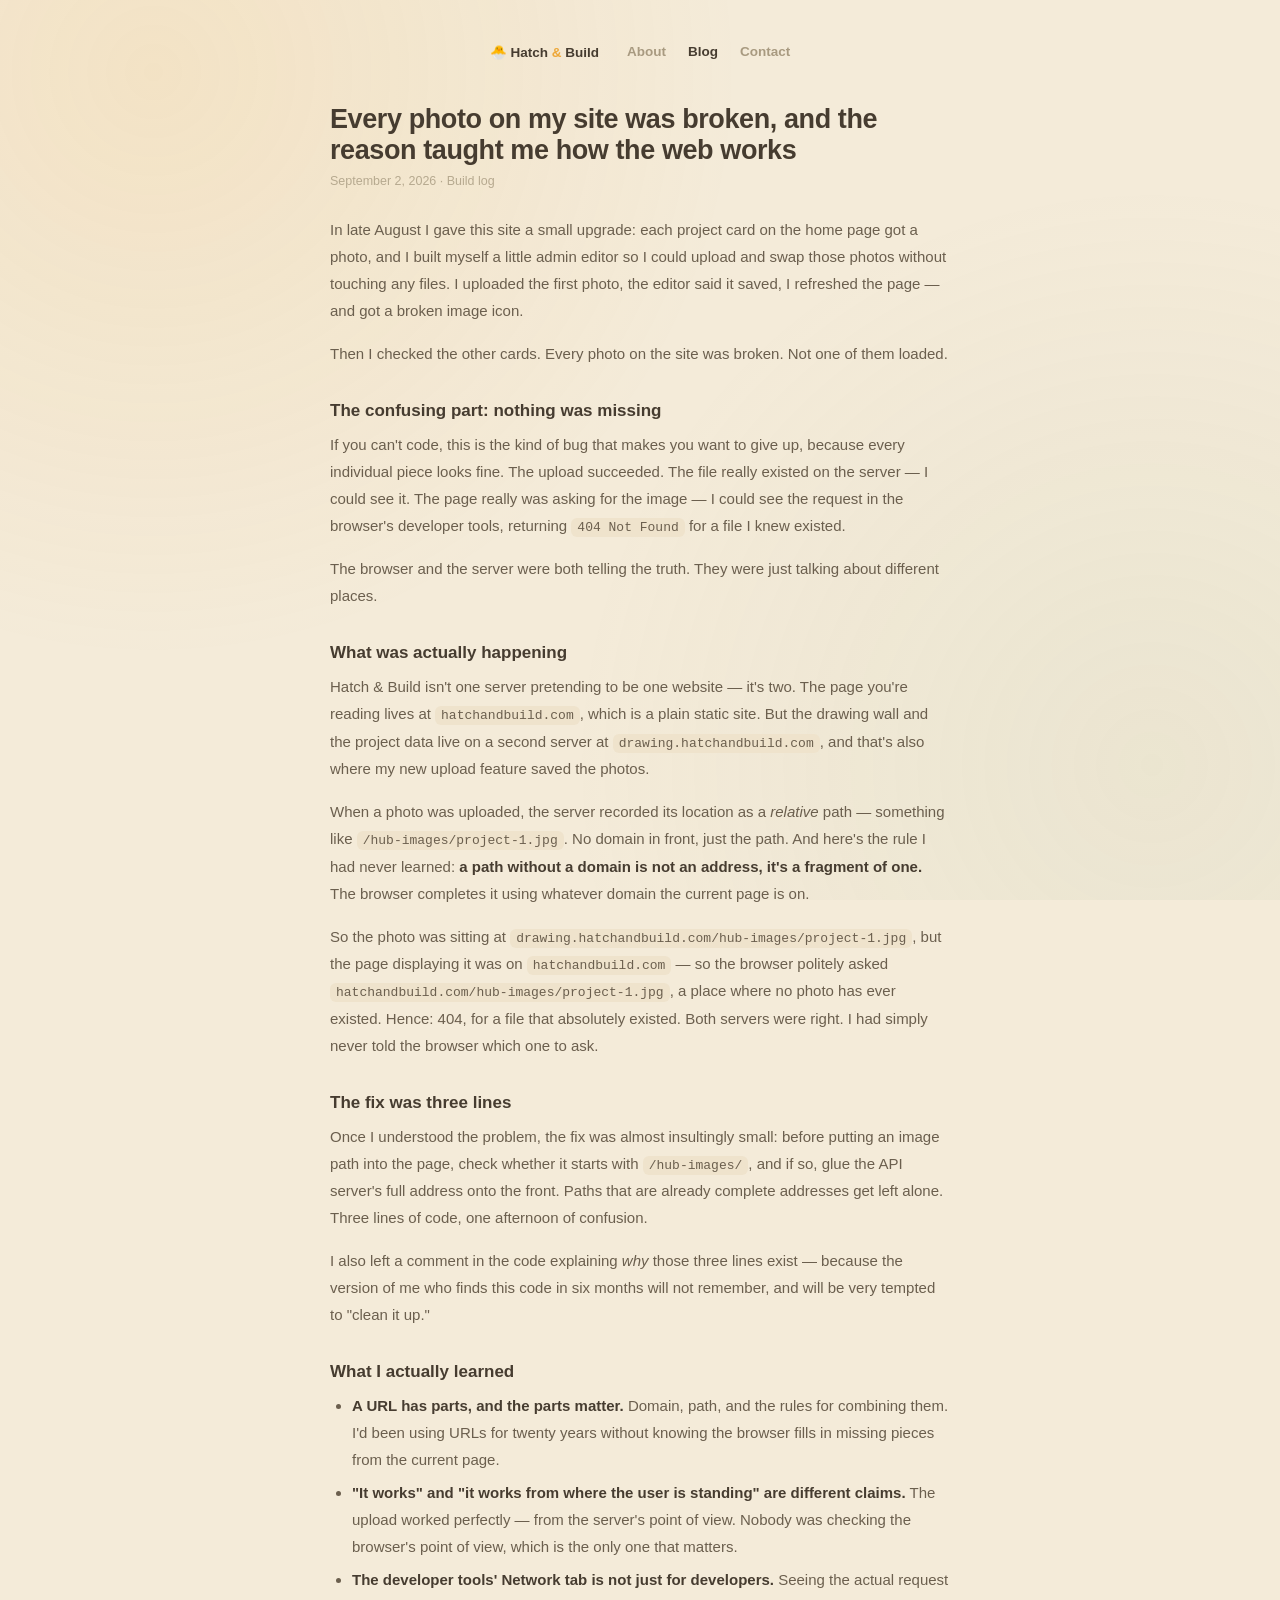
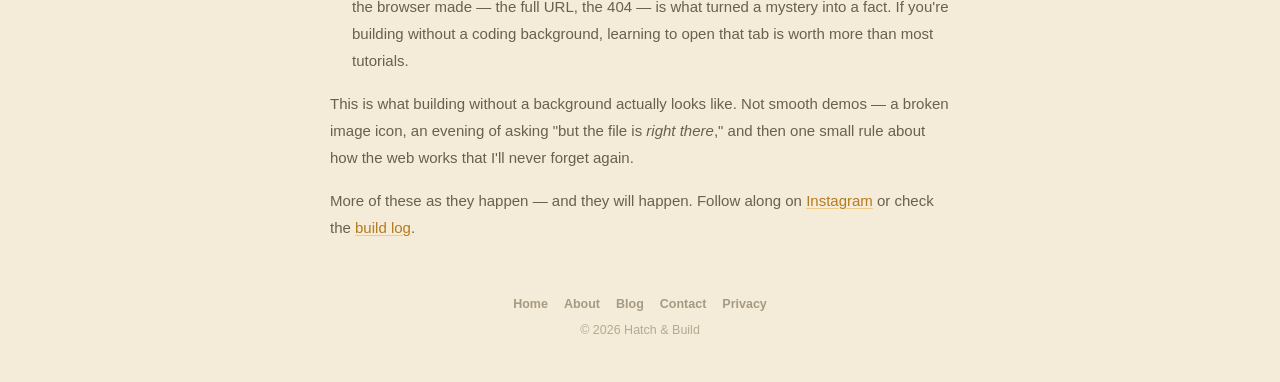
<file: blog/why-my-photos-404ed.html>
<!DOCTYPE html>
<html lang="en">
<head>
<meta charset="UTF-8">
<meta name="viewport" content="width=device-width, initial-scale=1">
<title>Every photo on my site was broken — Hatch &amp; Build</title>
<meta name="description" content="A no-code builder's debugging story: uploaded photos 404ing because of relative URLs and two different domains — and what it taught me about how the web works.">
<meta name="robots" content="index, follow">
<link rel="canonical" href="https://hatchandbuild.com/blog/why-my-photos-404ed">
<link rel="stylesheet" href="/site.css">
<script async src="https://pagead2.googlesyndication.com/pagead/js/adsbygoogle.js?client=ca-pub-5307258760592063" crossorigin="anonymous"></script>
</head>
<body>
  <div class="bg-glow"></div>
  <div class="page">
    <nav class="site-nav">
      <a class="brand" href="/">🐣 Hatch <span class="accent">&amp;</span> Build</a>
      <a href="/about">About</a>
      <a href="/blog/" class="current">Blog</a>
      <a href="/contact">Contact</a>
    </nav>

    <h1>Every photo on my site was broken, and the reason taught me how the web works</h1>
    <p class="post-meta">September 2, 2026 · Build log</p>

    <div class="prose">
      <p>
        In late August I gave this site a small upgrade: each project card on the home page got a photo,
        and I built myself a little admin editor so I could upload and swap those photos without touching
        any files. I uploaded the first photo, the editor said it saved, I refreshed the page —
        and got a broken image icon.
      </p>
      <p>
        Then I checked the other cards. Every photo on the site was broken. Not one of them loaded.
      </p>

      <h2>The confusing part: nothing was missing</h2>
      <p>
        If you can't code, this is the kind of bug that makes you want to give up, because every
        individual piece looks fine. The upload succeeded. The file really existed on the server —
        I could see it. The page really was asking for the image — I could see the request in the
        browser's developer tools, returning <code>404 Not Found</code> for a file I knew existed.
      </p>
      <p>
        The browser and the server were both telling the truth. They were just talking about
        different places.
      </p>

      <h2>What was actually happening</h2>
      <p>
        Hatch &amp; Build isn't one server pretending to be one website — it's two. The page you're
        reading lives at <code>hatchandbuild.com</code>, which is a plain static site. But the drawing
        wall and the project data live on a second server at <code>drawing.hatchandbuild.com</code>,
        and that's also where my new upload feature saved the photos.
      </p>
      <p>
        When a photo was uploaded, the server recorded its location as a <em>relative</em> path —
        something like <code>/hub-images/project-1.jpg</code>. No domain in front, just the path.
        And here's the rule I had never learned: <strong>a path without a domain is not an address,
        it's a fragment of one.</strong> The browser completes it using whatever domain the current
        page is on.
      </p>
      <p>
        So the photo was sitting at <code>drawing.hatchandbuild.com/hub-images/project-1.jpg</code>,
        but the page displaying it was on <code>hatchandbuild.com</code> — so the browser politely
        asked <code>hatchandbuild.com/hub-images/project-1.jpg</code>, a place where no photo has ever
        existed. Hence: 404, for a file that absolutely existed. Both servers were right. I had simply
        never told the browser which one to ask.
      </p>

      <h2>The fix was three lines</h2>
      <p>
        Once I understood the problem, the fix was almost insultingly small: before putting an image
        path into the page, check whether it starts with <code>/hub-images/</code>, and if so, glue the
        API server's full address onto the front. Paths that are already complete addresses get left
        alone. Three lines of code, one afternoon of confusion.
      </p>
      <p>
        I also left a comment in the code explaining <em>why</em> those three lines exist — because the
        version of me who finds this code in six months will not remember, and will be very tempted to
        "clean it up."
      </p>

      <h2>What I actually learned</h2>
      <ul>
        <li>
          <strong>A URL has parts, and the parts matter.</strong> Domain, path, and the rules for
          combining them. I'd been using URLs for twenty years without knowing the browser fills in
          missing pieces from the current page.
        </li>
        <li>
          <strong>"It works" and "it works from where the user is standing" are different claims.</strong>
          The upload worked perfectly — from the server's point of view. Nobody was checking the
          browser's point of view, which is the only one that matters.
        </li>
        <li>
          <strong>The developer tools' Network tab is not just for developers.</strong> Seeing the
          actual request the browser made — the full URL, the 404 — is what turned a mystery into a
          fact. If you're building without a coding background, learning to open that tab is worth more
          than most tutorials.
        </li>
      </ul>
      <p>
        This is what building without a background actually looks like. Not smooth demos — a broken
        image icon, an evening of asking "but the file is <em>right there</em>," and then one small
        rule about how the web works that I'll never forget again.
      </p>
      <p>
        More of these as they happen — and they will happen. Follow along on
        <a href="https://instagram.com/hatchandbuild" target="_blank" rel="noopener">Instagram</a> or
        check the <a href="/blog/">build log</a>.
      </p>
    </div>

    <footer>
      <div class="links">
        <a href="/">Home</a>
        <a href="/about">About</a>
        <a href="/blog/">Blog</a>
        <a href="/contact">Contact</a>
        <a href="/privacy">Privacy</a>
      </div>
      <div>&copy; 2026 Hatch &amp; Build</div>
    </footer>
  </div>
</body>
</html>
</file>
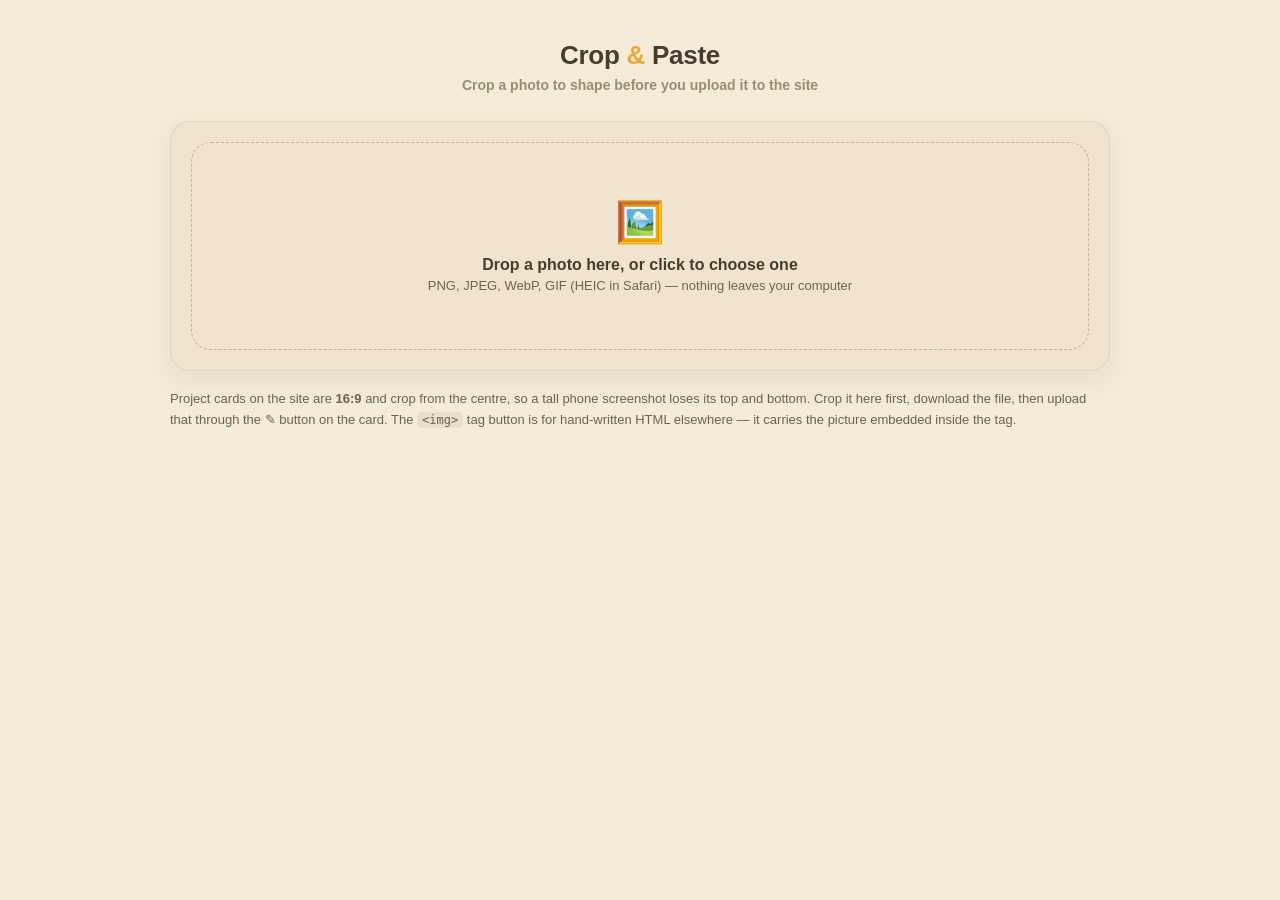
<file: tools/crop.html>
<!DOCTYPE html>
<html lang="en">
<head>
<meta charset="UTF-8">
<meta name="viewport" content="width=device-width, initial-scale=1">
<title>Crop — Hatch &amp; Build</title>
<style>
  * { box-sizing: border-box; }

  html, body {
    margin: 0;
    padding: 0;
    min-height: 100%;
    background: #F4EBD9;
    font-family: -apple-system, "Helvetica Neue", "Arial Rounded MT Bold", "Segoe UI", sans-serif;
    color: #463C30;
  }

  body { padding: 40px 20px 64px; }

  .wrap { max-width: 940px; margin: 0 auto; }

  header { text-align: center; margin-bottom: 28px; }

  h1 { font-size: 26px; font-weight: 800; margin: 0 0 6px; letter-spacing: -0.01em; }
  h1 .accent { color: #EDA738; }

  .tagline { font-size: 14px; font-weight: 600; color: #9a8d76; margin: 0; }

  .panel {
    background: #f0e4cf;
    border: 1px solid rgba(70,60,48,0.08);
    border-radius: 20px;
    padding: 20px;
    box-shadow: 0 10px 30px rgba(70,60,48,0.08);
  }

  /* ── Drop zone ─────────────────────────────────────────────── */

  #dropzone {
    border: 1.5px dashed rgba(70,60,48,0.28);
    border-radius: 20px;
    padding: 56px 24px;
    text-align: center;
    cursor: pointer;
    transition: border-color 0.15s ease, background 0.15s ease;
  }

  #dropzone:hover, #dropzone.over {
    border-color: #EDA738;
    background: rgba(237,167,56,0.08);
  }

  #dropzone .big { font-size: 40px; display: block; margin-bottom: 10px; }
  #dropzone .lead { font-size: 16px; font-weight: 700; margin: 0 0 4px; }
  #dropzone .sub { font-size: 13px; font-weight: 500; color: #6f6252; margin: 0; }

  /* ── Editor layout ─────────────────────────────────────────── */

  #editor { display: none; }
  #editor.on { display: grid; grid-template-columns: minmax(0,1fr) 268px; gap: 20px; align-items: start; }

  @media (max-width: 820px) {
    #editor.on { grid-template-columns: minmax(0,1fr); }
  }

  #stage {
    position: relative;
    margin: 0 auto;
    touch-action: none;
    user-select: none;
    line-height: 0;
    border-radius: 12px;
    overflow: hidden;
    background: rgba(70,60,48,0.06);
  }

  #view { display: block; width: 100%; height: auto; }

  #crop {
    position: absolute;
    box-shadow: 0 0 0 9999px rgba(70,60,48,0.55);
    outline: 2px solid #F4EBD9;
    cursor: move;
  }

  /* rule-of-thirds guides */
  #crop::before, #crop::after {
    content: "";
    position: absolute;
    inset: 0;
    pointer-events: none;
    opacity: 0.45;
  }
  #crop::before {
    border-left: 1px solid #F4EBD9;
    border-right: 1px solid #F4EBD9;
    left: 33.333%; right: 33.333%;
  }
  #crop::after {
    border-top: 1px solid #F4EBD9;
    border-bottom: 1px solid #F4EBD9;
    top: 33.333%; bottom: 33.333%;
  }

  .handle {
    position: absolute;
    width: 18px;
    height: 18px;
    background: #F4EBD9;
    border: 2px solid #463C30;
    border-radius: 5px;
  }
  .handle[data-handle="nw"] { left: -9px;  top: -9px;    cursor: nwse-resize; }
  .handle[data-handle="ne"] { right: -9px; top: -9px;    cursor: nesw-resize; }
  .handle[data-handle="sw"] { left: -9px;  bottom: -9px; cursor: nesw-resize; }
  .handle[data-handle="se"] { right: -9px; bottom: -9px; cursor: nwse-resize; }

  /* ── Controls ──────────────────────────────────────────────── */

  .side { display: flex; flex-direction: column; gap: 16px; }

  .field { display: flex; flex-direction: column; gap: 7px; }

  label.cap {
    font-size: 11px;
    font-weight: 700;
    letter-spacing: 0.08em;
    text-transform: uppercase;
    color: #DB7E6E;
  }

  select, input[type="number"] {
    font: inherit;
    font-size: 14px;
    font-weight: 600;
    color: #463C30;
    background: #F4EBD9;
    border: 1px solid rgba(70,60,48,0.18);
    border-radius: 10px;
    padding: 9px 11px;
    width: 100%;
  }

  input[type="range"] { width: 100%; accent-color: #EDA738; }

  .row { display: flex; gap: 8px; }
  .row > * { flex: 1; min-width: 0; }

  .chips { display: flex; flex-wrap: wrap; gap: 6px; }

  .chip {
    font: inherit;
    font-size: 12px;
    font-weight: 700;
    color: #463C30;
    background: transparent;
    border: 1px solid rgba(70,60,48,0.22);
    border-radius: 999px;
    padding: 6px 11px;
    cursor: pointer;
    transition: background 0.12s ease, border-color 0.12s ease;
  }
  .chip:hover { border-color: #9DB389; }
  .chip.on { background: #EDA738; border-color: #EDA738; color: #463C30; }

  button.action {
    font: inherit;
    font-size: 14px;
    font-weight: 800;
    color: #463C30;
    background: #EDA738;
    border: none;
    border-radius: 999px;
    padding: 12px 16px;
    cursor: pointer;
    width: 100%;
    transition: transform 0.12s ease, opacity 0.12s ease;
  }
  button.action:active { transform: scale(0.98); }
  button.action.ghost { background: transparent; border: 1px solid rgba(70,60,48,0.22); font-weight: 700; }
  button.action:disabled { opacity: 0.4; cursor: default; }

  .meta { font-size: 12px; font-weight: 600; color: #6f6252; line-height: 1.5; }
  .meta strong { color: #463C30; }
  .meta.warn { color: #b8543f; }

  hr { border: none; border-top: 1px solid rgba(70,60,48,0.12); margin: 2px 0; }

  /* ── Result ────────────────────────────────────────────────── */

  #result { display: none; margin-top: 20px; }
  #result.on { display: block; }

  #preview {
    display: block;
    max-width: 100%;
    max-height: 260px;
    border-radius: 12px;
    background:
      linear-gradient(45deg, rgba(70,60,48,0.07) 25%, transparent 25%, transparent 75%, rgba(70,60,48,0.07) 75%),
      linear-gradient(45deg, rgba(70,60,48,0.07) 25%, transparent 25%, transparent 75%, rgba(70,60,48,0.07) 75%),
      #F4EBD9;
    background-size: 18px 18px;
    background-position: 0 0, 9px 9px;
  }

  textarea {
    font-family: ui-monospace, SFMono-Regular, Menlo, monospace;
    font-size: 11px;
    line-height: 1.5;
    color: #463C30;
    background: #F4EBD9;
    border: 1px solid rgba(70,60,48,0.18);
    border-radius: 12px;
    padding: 11px;
    width: 100%;
    height: 118px;
    resize: vertical;
  }

  .note {
    font-size: 13px;
    font-weight: 500;
    color: #6f6252;
    line-height: 1.6;
    margin: 18px 0 0;
  }
  .note code {
    font-family: ui-monospace, SFMono-Regular, Menlo, monospace;
    font-size: 12px;
    background: rgba(70,60,48,0.07);
    border-radius: 5px;
    padding: 1px 5px;
  }
</style>
</head>
<body>
<div class="wrap">

  <header>
    <h1>Crop <span class="accent">&amp;</span> Paste</h1>
    <p class="tagline">Crop a photo to shape before you upload it to the site</p>
  </header>

  <div class="panel">

    <div id="dropzone">
      <span class="big">🖼️</span>
      <p class="lead">Drop a photo here, or click to choose one</p>
      <p class="sub">PNG, JPEG, WebP, GIF (HEIC in Safari) — nothing leaves your computer</p>
      <input id="file" type="file" accept="image/*" hidden>
    </div>

    <div id="editor">
      <div>
        <div id="stage">
          <canvas id="view"></canvas>
          <div id="crop">
            <div class="handle" data-handle="nw"></div>
            <div class="handle" data-handle="ne"></div>
            <div class="handle" data-handle="sw"></div>
            <div class="handle" data-handle="se"></div>
          </div>
        </div>
        <p class="meta" style="text-align:center;margin:12px 0 0" id="srcInfo"></p>
      </div>

      <div class="side">
        <div class="field">
          <label class="cap" for="preset">Where it goes</label>
          <select id="preset">
            <option value="thumb">Project card — 16:9</option>
            <option value="logo">Logo / avatar — square</option>
            <option value="social">Social preview — 1200×630</option>
            <option value="free">Free crop</option>
          </select>
        </div>

        <div class="field">
          <label class="cap">Aspect</label>
          <div class="chips" id="aspects">
            <button class="chip" data-aspect="free">Free</button>
            <button class="chip" data-aspect="1">1:1</button>
            <button class="chip" data-aspect="1.7777777778">16:9</button>
            <button class="chip" data-aspect="1.3333333333">4:3</button>
            <button class="chip" data-aspect="0.8">4:5</button>
            <button class="chip" data-aspect="1.9047619048">OG</button>
          </div>
        </div>

        <hr>

        <div class="field">
          <label class="cap" for="outw">Output width (px)</label>
          <input id="outw" type="number" min="16" max="4000" step="1" value="800">
        </div>

        <div class="field">
          <label class="cap" for="format">Format</label>
          <div class="row">
            <select id="format">
              <option value="image/webp">WebP</option>
              <option value="image/jpeg">JPEG</option>
              <option value="image/png">PNG</option>
            </select>
            <select id="matte">
              <option value="#F4EBD9">Cream bg</option>
              <option value="#ffffff">White bg</option>
              <option value="">Transparent</option>
            </select>
          </div>
        </div>

        <div class="field">
          <label class="cap" for="quality">Quality — <span id="qval">85</span></label>
          <input id="quality" type="range" min="40" max="100" step="1" value="85">
        </div>

        <hr>

        <button class="action" id="make">Crop it</button>
        <button class="action ghost" id="reset">Start over</button>
      </div>
    </div>

    <div id="result">
      <hr style="margin:20px 0">
      <img id="preview" alt="Cropped preview">
      <p class="meta" id="outInfo" style="margin:12px 0"></p>
      <div class="row" style="margin-bottom:12px">
        <button class="action" id="download">Download file</button>
        <button class="action ghost" id="copy">Copy &lt;img&gt; tag</button>
      </div>
      <textarea id="tag" readonly spellcheck="false"></textarea>
    </div>

  </div>

  <p class="note">
    Project cards on the site are <strong>16:9</strong> and crop from the centre, so a tall phone
    screenshot loses its top and bottom. Crop it here first, download the file, then upload that
    through the ✎ button on the card. The <code>&lt;img&gt;</code> tag button is for hand-written
    HTML elsewhere — it carries the picture embedded inside the tag.
  </p>

</div>

<script>
"use strict";

const MIN = 24;             // smallest crop, in source pixels
const STAGE_W = 620;
const STAGE_H = 460;

const dropzone = document.getElementById("dropzone");
const fileInput = document.getElementById("file");
const editor = document.getElementById("editor");
const stage = document.getElementById("stage");
const view = document.getElementById("view");
const cropEl = document.getElementById("crop");
const srcInfo = document.getElementById("srcInfo");
const presetSel = document.getElementById("preset");
const aspectChips = document.getElementById("aspects");
const outwInput = document.getElementById("outw");
const formatSel = document.getElementById("format");
const matteSel = document.getElementById("matte");
const qualityInput = document.getElementById("quality");
const qval = document.getElementById("qval");
const makeBtn = document.getElementById("make");
const resetBtn = document.getElementById("reset");
const result = document.getElementById("result");
const preview = document.getElementById("preview");
const outInfo = document.getElementById("outInfo");
const copyBtn = document.getElementById("copy");
const downloadBtn = document.getElementById("download");
const tagBox = document.getElementById("tag");

let source = null;                       // { bitmap, w, h, name }
let crop = { x: 0, y: 0, w: 0, h: 0 };   // source pixels
let aspect = 16 / 9;
let scale = 1;                           // source px -> display px
let lastBlob = null;

const PRESETS = {
  thumb:  { aspect: 16 / 9,      width: 800,  cls: "" },
  logo:   { aspect: 1,           width: 256,  cls: "" },
  social: { aspect: 1200 / 630,  width: 1200, cls: "" },
  free:   { aspect: null,        width: 800,  cls: "" },
};

/* ── Loading ───────────────────────────────────────────────── */

async function decode(file) {
  // createImageBitmap honours EXIF orientation, so phone photos land upright.
  if (window.createImageBitmap) {
    try {
      return await createImageBitmap(file, { imageOrientation: "from-image" });
    } catch (e) { /* fall through */ }
  }
  const url = URL.createObjectURL(file);
  try {
    const img = new Image();
    await new Promise((res, rej) => {
      img.onload = res;
      img.onerror = () => rej(new Error("decode failed"));
      img.src = url;
    });
    return img;
  } finally {
    setTimeout(() => URL.revokeObjectURL(url), 0);
  }
}

async function load(file) {
  if (!file) return;
  if (!file.type.startsWith("image/")) {
    alert("That is not an image file.");
    return;
  }
  let bitmap;
  try {
    bitmap = await decode(file);
  } catch (e) {
    alert("This browser could not read that image. Try exporting it as PNG or JPEG first.");
    return;
  }
  const w = bitmap.width || bitmap.naturalWidth;
  const h = bitmap.height || bitmap.naturalHeight;
  source = { bitmap, w, h, name: file.name.replace(/\.[^.]+$/, "") || "image" };

  // A photo saved straight out of a phone is often 4000px wide; nobody needs
  // that on a landing page, so keep the default output sane.
  applyPreset(presetSel.value);

  dropzone.style.display = "none";
  editor.classList.add("on");
  result.classList.remove("on");
  layout();
  srcInfo.textContent = `${file.name} — ${w} × ${h}, ${fmtBytes(file.size)}`;
}

/* ── Layout ────────────────────────────────────────────────── */

function layout() {
  if (!source) return;
  const avail = Math.min(STAGE_W, stage.parentElement.clientWidth || STAGE_W);
  scale = Math.min(avail / source.w, STAGE_H / source.h, 1);
  const dw = Math.round(source.w * scale);
  const dh = Math.round(source.h * scale);
  view.width = dw;
  view.height = dh;
  stage.style.width = dw + "px";
  stage.style.height = dh + "px";
  view.getContext("2d").drawImage(source.bitmap, 0, 0, dw, dh);
  paint();
}

function paint() {
  cropEl.style.left = Math.round(crop.x * scale) + "px";
  cropEl.style.top = Math.round(crop.y * scale) + "px";
  cropEl.style.width = Math.round(crop.w * scale) + "px";
  cropEl.style.height = Math.round(crop.h * scale) + "px";
}

/* ── Crop maths ────────────────────────────────────────────── */

function maxCrop(a) {
  if (!a) return { x: 0, y: 0, w: source.w, h: source.h };
  let w = source.w, h = w / a;
  if (h > source.h) { h = source.h; w = h * a; }
  return { x: (source.w - w) / 2, y: (source.h - h) / 2, w, h };
}

function refitToAspect() {
  if (!source) return;
  if (!aspect) return;
  const cx = crop.x + crop.w / 2;
  const cy = crop.y + crop.h / 2;
  let w = crop.w, h = w / aspect;
  if (h > crop.h) { h = crop.h; w = h * aspect; }
  if (w > source.w) { w = source.w; h = w / aspect; }
  if (h > source.h) { h = source.h; w = h * aspect; }
  crop = {
    x: Math.max(0, Math.min(cx - w / 2, source.w - w)),
    y: Math.max(0, Math.min(cy - h / 2, source.h - h)),
    w, h,
  };
}

function resize(mode, dx, dy, o) {
  // The corner opposite the one being dragged stays put.
  const ax = mode.includes("w") ? o.x + o.w : o.x;
  const ay = mode.includes("n") ? o.y + o.h : o.y;
  const sx = mode.includes("w") ? -1 : 1;
  const sy = mode.includes("n") ? -1 : 1;

  let w = o.w + sx * dx;
  let h = o.h + sy * dy;

  if (aspect) {
    if (w / aspect >= h) h = w / aspect; else w = h * aspect;
  }

  const maxW = sx > 0 ? source.w - ax : ax;
  const maxH = sy > 0 ? source.h - ay : ay;

  if (w > maxW) { w = maxW; if (aspect) h = w / aspect; }
  if (h > maxH) { h = maxH; if (aspect) w = h * aspect; }
  if (w < MIN) { w = MIN; if (aspect) h = w / aspect; }
  if (h < MIN) { h = MIN; if (aspect) w = h * aspect; }
  w = Math.min(w, maxW);
  h = Math.min(h, maxH);

  crop = {
    x: sx > 0 ? ax : ax - w,
    y: sy > 0 ? ay : ay - h,
    w, h,
  };
}

/* ── Dragging ──────────────────────────────────────────────── */

let drag = null;

stage.addEventListener("pointerdown", (e) => {
  if (!source) return;
  const mode = e.target.dataset.handle || (e.target === cropEl ? "move" : null);
  if (!mode) return;
  e.preventDefault();
  drag = { mode, x: e.clientX, y: e.clientY, orig: { ...crop } };
  stage.setPointerCapture(e.pointerId);
});

stage.addEventListener("pointermove", (e) => {
  if (!drag) return;
  const dx = (e.clientX - drag.x) / scale;
  const dy = (e.clientY - drag.y) / scale;
  if (drag.mode === "move") {
    crop.x = Math.max(0, Math.min(drag.orig.x + dx, source.w - crop.w));
    crop.y = Math.max(0, Math.min(drag.orig.y + dy, source.h - crop.h));
  } else {
    resize(drag.mode, dx, dy, drag.orig);
  }
  paint();
});

function endDrag(e) {
  if (!drag) return;
  drag = null;
  try { stage.releasePointerCapture(e.pointerId); } catch (err) { /* already gone */ }
}
stage.addEventListener("pointerup", endDrag);
stage.addEventListener("pointercancel", endDrag);

/* ── Controls ──────────────────────────────────────────────── */

function markAspectChip() {
  for (const chip of aspectChips.children) {
    const a = chip.dataset.aspect === "free" ? null : parseFloat(chip.dataset.aspect);
    const on = a === null ? aspect === null
                          : aspect !== null && Math.abs(a - aspect) < 0.001;
    chip.classList.toggle("on", on);
  }
}

function applyPreset(key) {
  const p = PRESETS[key];
  aspect = p.aspect;
  outwInput.value = source ? Math.min(p.width, source.w) : p.width;
  if (source) crop = maxCrop(aspect);
  markAspectChip();
  paint();
}

presetSel.addEventListener("change", () => applyPreset(presetSel.value));

aspectChips.addEventListener("click", (e) => {
  const chip = e.target.closest(".chip");
  if (!chip) return;
  aspect = chip.dataset.aspect === "free" ? null : parseFloat(chip.dataset.aspect);
  if (source) { refitToAspect(); paint(); }
  markAspectChip();
});

qualityInput.addEventListener("input", () => { qval.textContent = qualityInput.value; });

formatSel.addEventListener("change", () => {
  // PNG is the only one of the three that can actually keep transparency.
  const png = formatSel.value === "image/png";
  qualityInput.disabled = png;
  if (!png && matteSel.value === "") matteSel.value = "#F4EBD9";
});

resetBtn.addEventListener("click", () => {
  source = null;
  lastBlob = null;
  editor.classList.remove("on");
  result.classList.remove("on");
  dropzone.style.display = "";
  fileInput.value = "";
});

/* ── Export ────────────────────────────────────────────────── */

// Halving in steps keeps a big downscale from turning to mush.
function drawScaled(ctx, bitmap, s, outW, outH) {
  let cw = Math.round(s.w), ch = Math.round(s.h);
  let cur = document.createElement("canvas");
  cur.width = cw; cur.height = ch;
  cur.getContext("2d").drawImage(bitmap, s.x, s.y, s.w, s.h, 0, 0, cw, ch);

  while (cw / 2 > outW) {
    const nw = Math.max(outW, Math.round(cw / 2));
    const nh = Math.max(outH, Math.round(ch / 2));
    const next = document.createElement("canvas");
    next.width = nw; next.height = nh;
    const nctx = next.getContext("2d");
    nctx.imageSmoothingQuality = "high";
    nctx.drawImage(cur, 0, 0, nw, nh);
    cur = next; cw = nw; ch = nh;
  }
  ctx.drawImage(cur, 0, 0, outW, outH);
}

function makeBlob() {
  const outW = Math.max(16, Math.min(4000, Math.round(Number(outwInput.value) || 800)));
  const outH = Math.max(1, Math.round(outW * crop.h / crop.w));
  const format = formatSel.value;
  const matte = matteSel.value;

  const c = document.createElement("canvas");
  c.width = outW;
  c.height = outH;
  const ctx = c.getContext("2d");
  ctx.imageSmoothingEnabled = true;
  ctx.imageSmoothingQuality = "high";

  // JPEG and WebP-with-matte need something behind a transparent PNG,
  // otherwise the see-through parts come out black.
  if (format !== "image/png" || matte) {
    ctx.fillStyle = matte || "#F4EBD9";
    ctx.fillRect(0, 0, outW, outH);
  }

  drawScaled(ctx, source.bitmap, crop, outW, outH);

  const q = format === "image/png" ? undefined : Number(qualityInput.value) / 100;
  return new Promise((res) => c.toBlob((b) => res({ blob: b, outW, outH, format }), format, q));
}

function fmtBytes(n) {
  return n < 1024 ? n + " B"
       : n < 1024 * 1024 ? (n / 1024).toFixed(0) + " KB"
       : (n / (1024 * 1024)).toFixed(1) + " MB";
}

function blobToDataURL(blob) {
  return new Promise((res) => {
    const r = new FileReader();
    r.onload = () => res(r.result);
    r.readAsDataURL(blob);
  });
}

makeBtn.addEventListener("click", async () => {
  if (!source) return;
  makeBtn.disabled = true;
  makeBtn.textContent = "Cropping…";
  try {
    const out = await makeBlob();
    if (!out.blob) throw new Error("encode failed");
    lastBlob = out.blob;

    const dataUrl = await blobToDataURL(out.blob);
    preview.src = dataUrl;

    const cls = PRESETS[presetSel.value].cls;
    const clsAttr = cls ? ` class="${cls}"` : "";
    tagBox.value = `<img${clsAttr} src="${dataUrl}" alt="">`;

    const dataBytes = dataUrl.length;
    outInfo.innerHTML =
      `<strong>${out.outW} × ${out.outH}</strong> — ${fmtBytes(out.blob.size)} as a file, ` +
      `${fmtBytes(dataBytes)} once embedded in the tag.`;
    outInfo.className = dataBytes > 500 * 1024
      ? "meta warn"
      : "meta";
    if (dataBytes > 500 * 1024) {
      outInfo.innerHTML += ` That is heavy for an embedded tag — drop the output width or the quality, ` +
                           `or use “Download file” and reference it by filename instead.`;
    }

    result.classList.add("on");
    result.scrollIntoView({ behavior: "smooth", block: "nearest" });
  } catch (e) {
    alert("Could not encode that image. Try a different format.");
  } finally {
    makeBtn.disabled = false;
    makeBtn.textContent = "Crop it";
  }
});

copyBtn.addEventListener("click", async () => {
  try {
    await navigator.clipboard.writeText(tagBox.value);
  } catch (e) {
    tagBox.select();          // clipboard blocked (file:// in some browsers)
    document.execCommand("copy");
  }
  copyBtn.textContent = "Copied";
  setTimeout(() => { copyBtn.textContent = "Copy <img> tag"; }, 1400);
});

downloadBtn.addEventListener("click", () => {
  if (!lastBlob) return;
  const ext = { "image/webp": "webp", "image/jpeg": "jpg", "image/png": "png" }[formatSel.value];
  const url = URL.createObjectURL(lastBlob);
  const a = document.createElement("a");
  a.href = url;
  a.download = `${source.name}-cropped.${ext}`;
  a.click();
  setTimeout(() => URL.revokeObjectURL(url), 1000);
});

/* ── Input plumbing ────────────────────────────────────────── */

dropzone.addEventListener("click", () => fileInput.click());
fileInput.addEventListener("change", () => load(fileInput.files[0]));

for (const type of ["dragenter", "dragover"]) {
  dropzone.addEventListener(type, (e) => { e.preventDefault(); dropzone.classList.add("over"); });
}
for (const type of ["dragleave", "drop"]) {
  dropzone.addEventListener(type, (e) => { e.preventDefault(); dropzone.classList.remove("over"); });
}
dropzone.addEventListener("drop", (e) => load(e.dataTransfer.files[0]));

window.addEventListener("paste", (e) => {
  const item = [...(e.clipboardData?.items || [])].find((i) => i.type.startsWith("image/"));
  if (item) load(item.getAsFile());
});

window.addEventListener("resize", layout);

markAspectChip();
</script>
</body>
</html>
</file>
<file: site.css>
/* Shared styles for Hatch & Build subpages (about, blog, privacy, contact).
   The home page keeps its own inline styles. */

* { box-sizing: border-box; }

html, body {
  margin: 0;
  padding: 0;
  min-height: 100%;
  background: #F4EBD9;
  font-family: -apple-system, "Helvetica Neue", "Arial Rounded MT Bold", "Segoe UI", sans-serif;
  color: #463C30;
}

body {
  position: relative;
  overflow-x: hidden;
  display: flex;
  justify-content: center;
  padding: 40px 20px 48px;
}

.bg-glow {
  position: fixed;
  inset: 0;
  background:
    radial-gradient(circle at 12% 8%, rgba(237,167,56,0.12), transparent 42%),
    radial-gradient(circle at 90% 85%, rgba(157,179,137,0.10), transparent 42%);
  z-index: 0;
}

.page {
  position: relative;
  z-index: 1;
  width: 100%;
  max-width: 620px;
}

nav.site-nav {
  display: flex;
  justify-content: center;
  flex-wrap: wrap;
  gap: 4px 18px;
  margin-bottom: 40px;
  font-size: 13.5px;
  font-weight: 600;
}

nav.site-nav a {
  color: #a89a80;
  text-decoration: none;
  padding: 4px 2px;
}

nav.site-nav a:hover { color: #463C30; }
nav.site-nav a.current { color: #463C30; }
nav.site-nav .brand {
  color: #463C30;
  margin-right: 6px;
}
nav.site-nav .brand .accent { color: #EDA738; }

h1 {
  font-size: 27px;
  font-weight: 700;
  letter-spacing: -0.015em;
  margin: 0 0 8px;
}

.page-sub {
  font-size: 14px;
  color: #a89a80;
  margin: 0 0 34px;
  line-height: 1.6;
}

.prose h2 {
  font-size: 17px;
  font-weight: 700;
  margin: 34px 0 10px;
}

.prose h3 {
  font-size: 15px;
  font-weight: 700;
  margin: 26px 0 8px;
}

.prose p, .prose li {
  font-size: 15px;
  line-height: 1.8;
  color: #6b5f4e;
}

.prose p { margin: 0 0 16px; }
.prose ul { margin: 0 0 16px; padding-left: 22px; }
.prose li { margin-bottom: 6px; }

.prose a {
  color: #b57b1e;
  text-decoration: underline;
  text-decoration-color: rgba(237,167,56,0.5);
  text-underline-offset: 2px;
}

.prose a:hover { color: #463C30; }

.prose strong { color: #463C30; }

.prose blockquote {
  margin: 0 0 16px;
  padding: 2px 0 2px 16px;
  border-left: 3px solid rgba(237,167,56,0.6);
  color: #7a6d5c;
  font-style: italic;
}

.prose code {
  font-family: ui-monospace, SFMono-Regular, Menlo, monospace;
  font-size: 13px;
  background: #EFE3CC;
  border-radius: 6px;
  padding: 2px 6px;
}

.prose hr {
  border: none;
  border-top: 1px solid rgba(70,60,48,0.1);
  margin: 30px 0;
}

.post-meta {
  font-size: 12.5px;
  color: #b6a98f;
  margin: 0 0 28px;
}

/* Blog index cards */
.post-list { display: flex; flex-direction: column; gap: 16px; }

.post-card {
  display: block;
  text-decoration: none;
  color: inherit;
  background: #FBF6EC;
  border: 1px solid rgba(70,60,48,0.07);
  border-radius: 18px;
  padding: 20px 22px;
  box-shadow: 0 1px 2px rgba(70,60,48,0.04);
  transition: border-color 0.15s ease;
}

.post-card:hover { border-color: rgba(70,60,48,0.18); }

.post-card .date {
  font-size: 11.5px;
  font-weight: 600;
  letter-spacing: 0.08em;
  text-transform: uppercase;
  color: #b6a98f;
  margin-bottom: 6px;
}

.post-card h2 {
  font-size: 17px;
  font-weight: 700;
  margin: 0 0 8px;
}

.post-card p {
  font-size: 13.5px;
  line-height: 1.7;
  color: #7a6d5c;
  margin: 0;
}

footer {
  margin-top: 56px;
  text-align: center;
  font-size: 12.5px;
  color: #b6a98f;
}

footer .links {
  display: flex;
  justify-content: center;
  flex-wrap: wrap;
  gap: 4px 16px;
  margin-bottom: 12px;
}

footer a {
  color: #a89a80;
  text-decoration: none;
  font-weight: 600;
}

footer a:hover { color: #463C30; }
</file>
